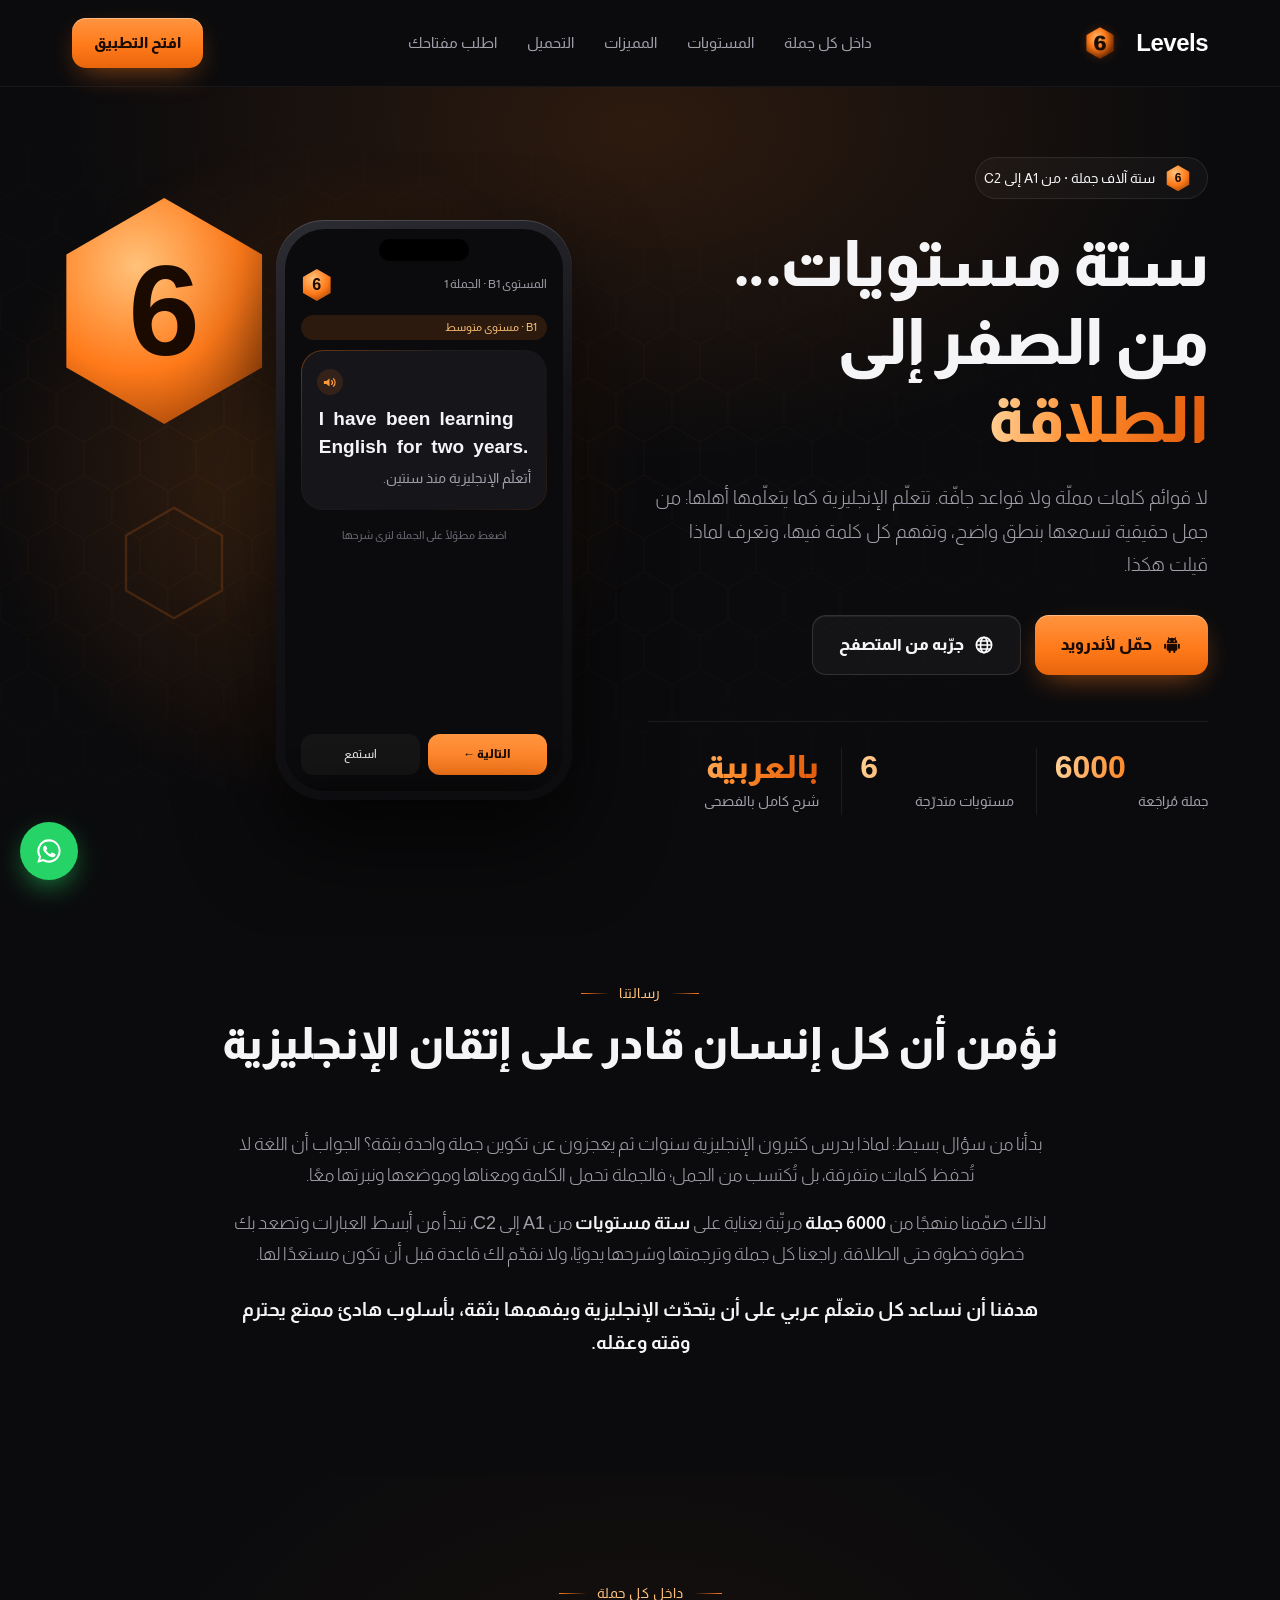
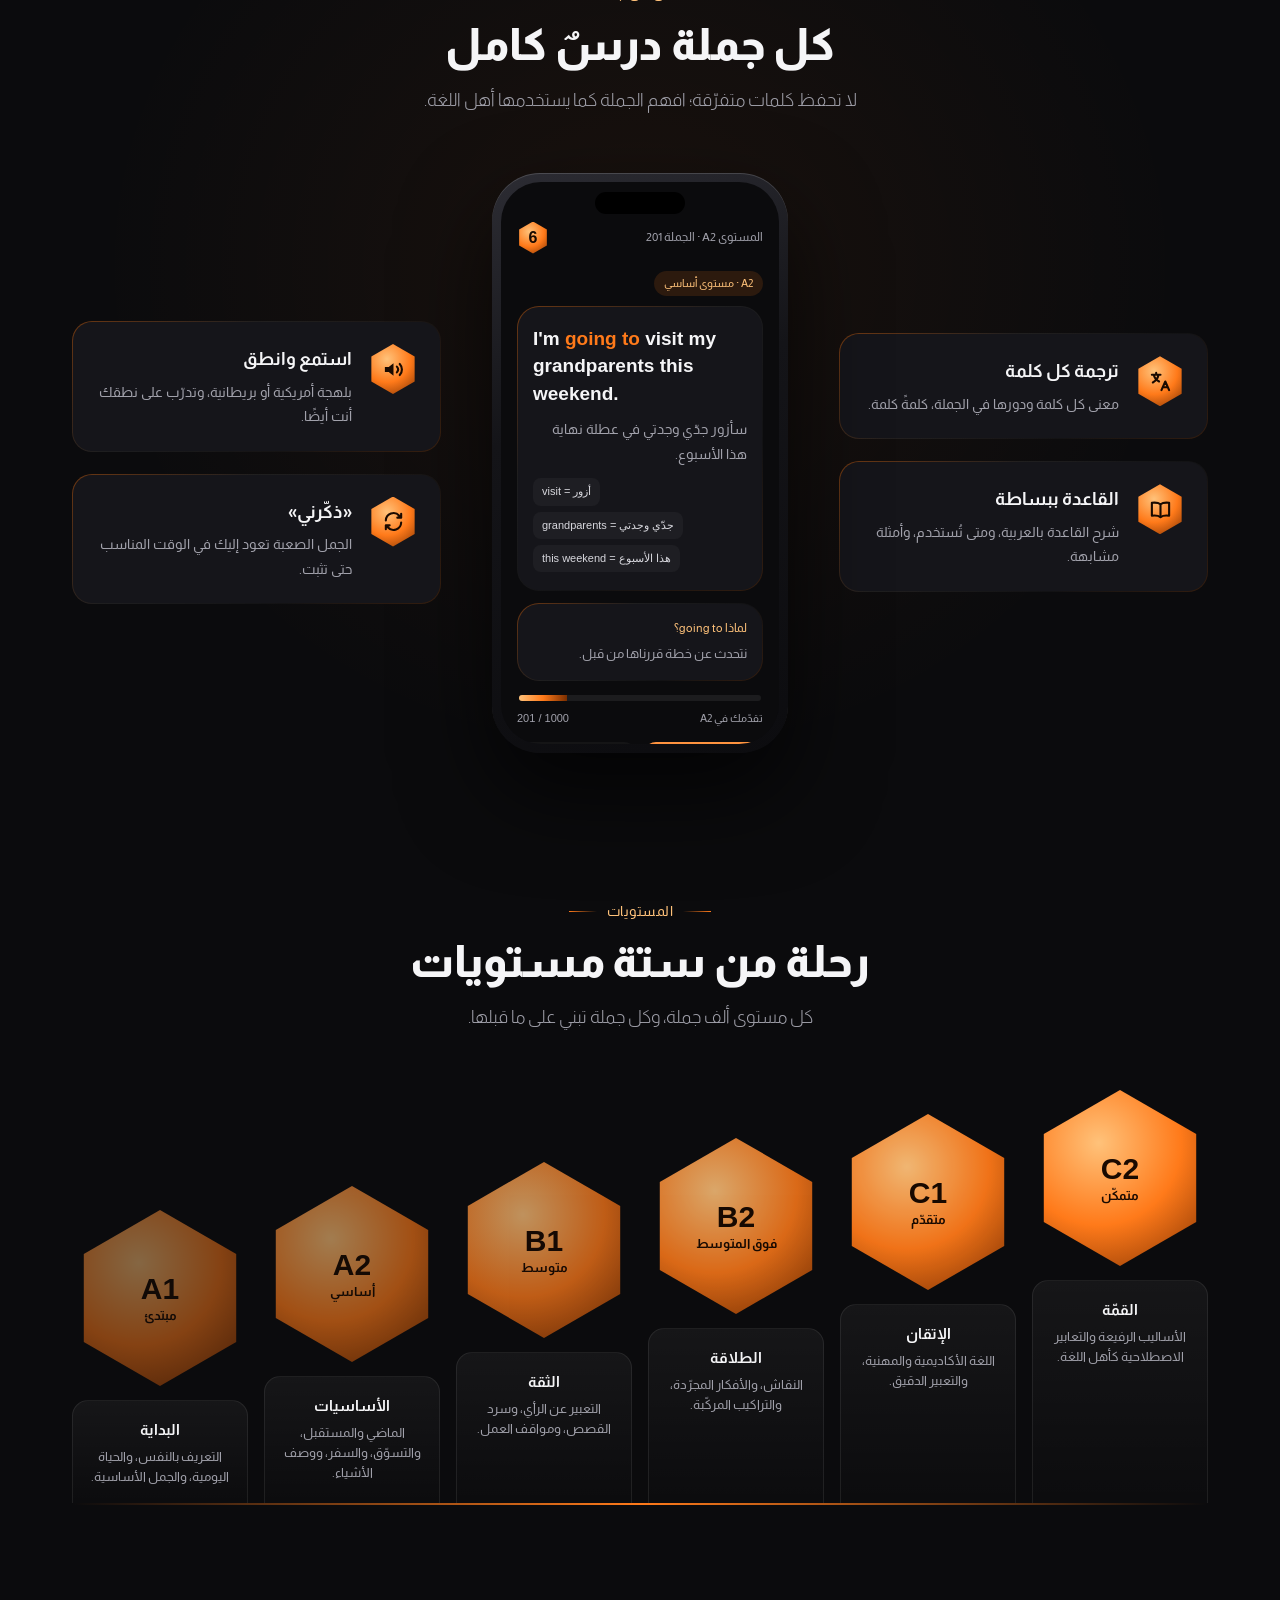
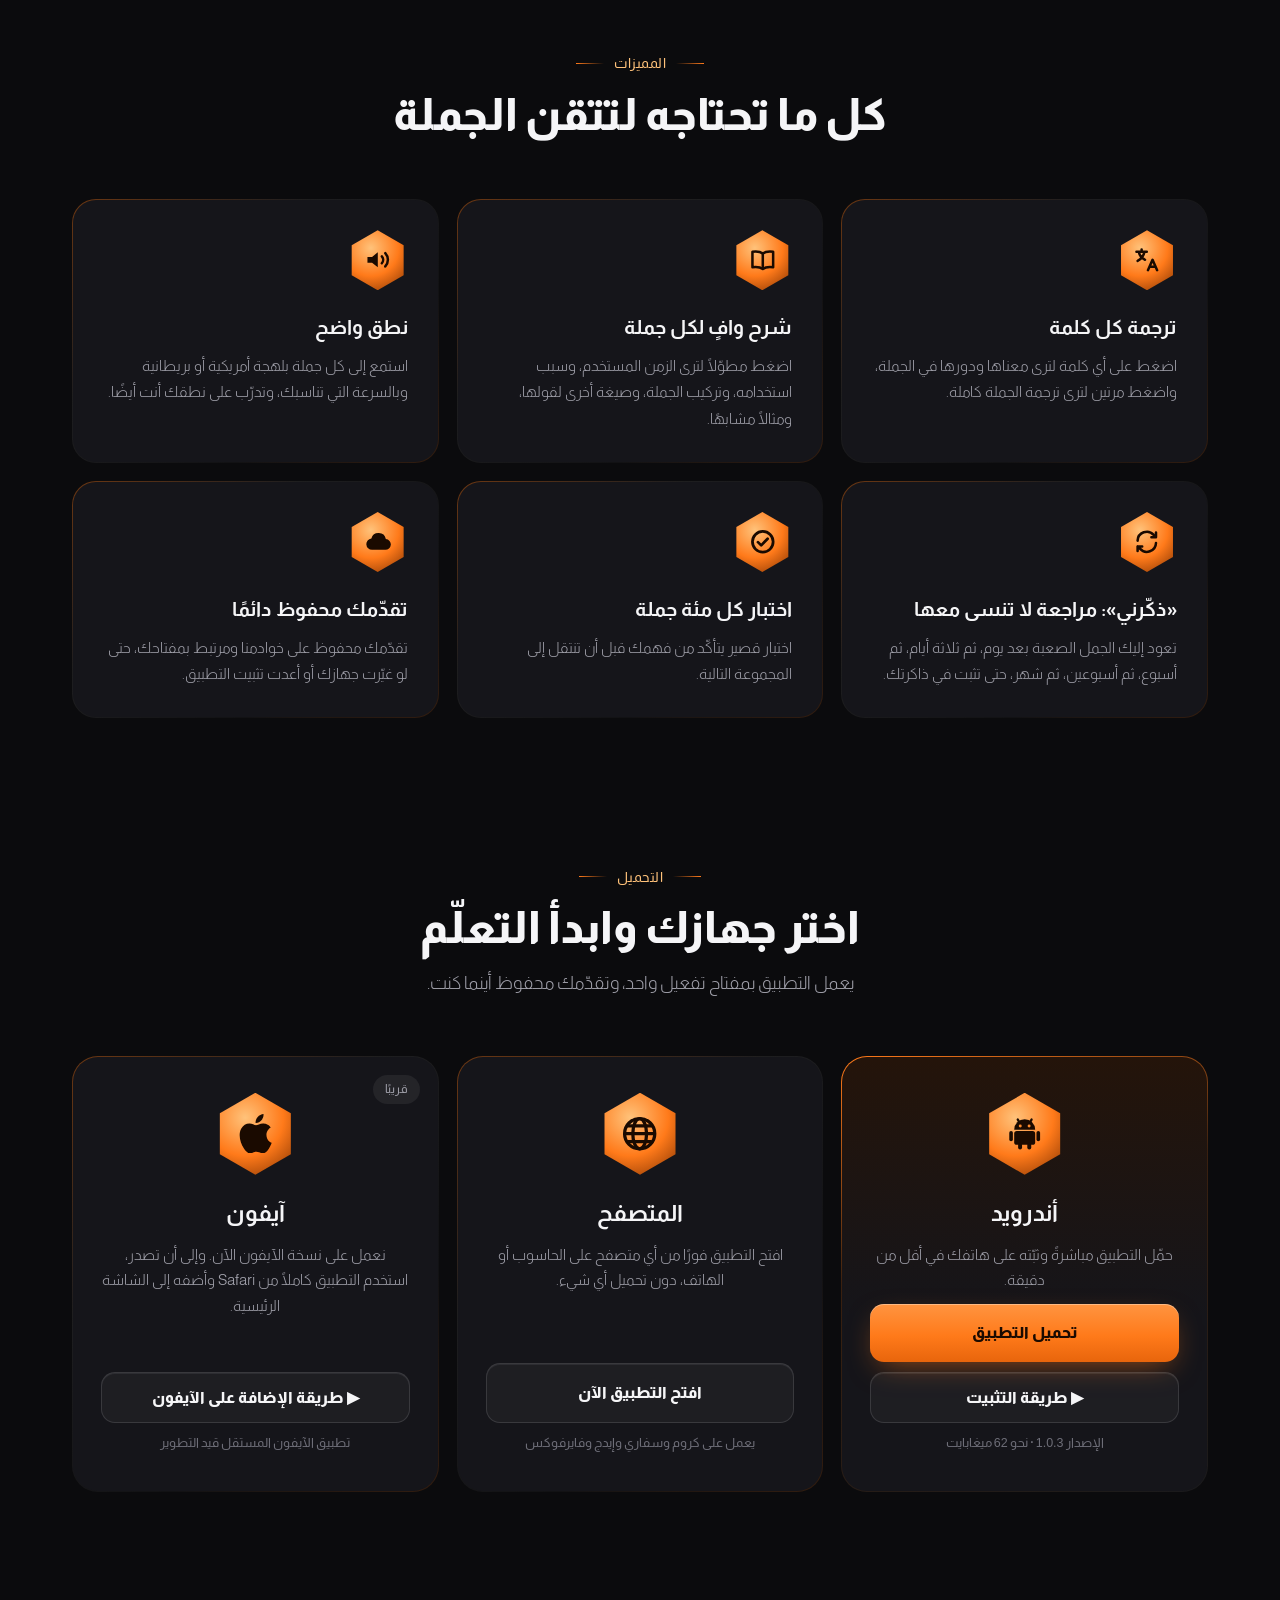
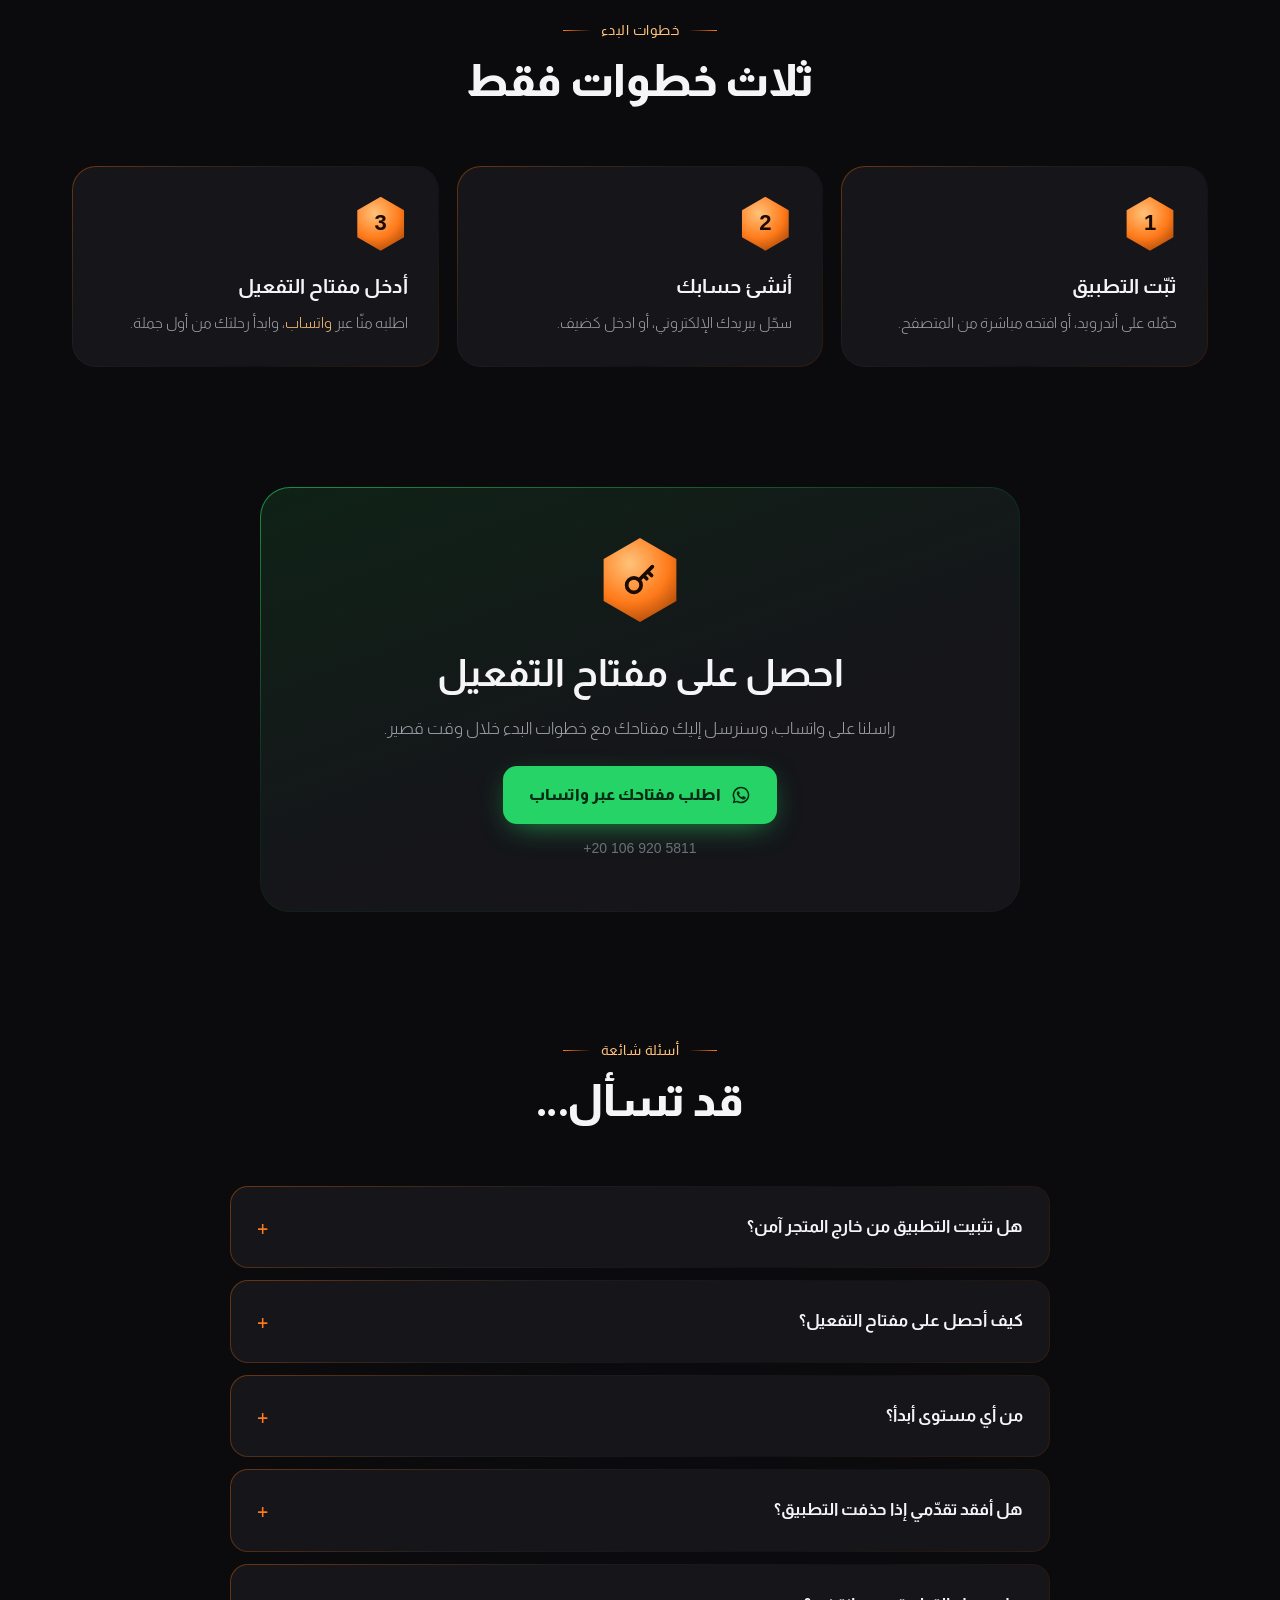
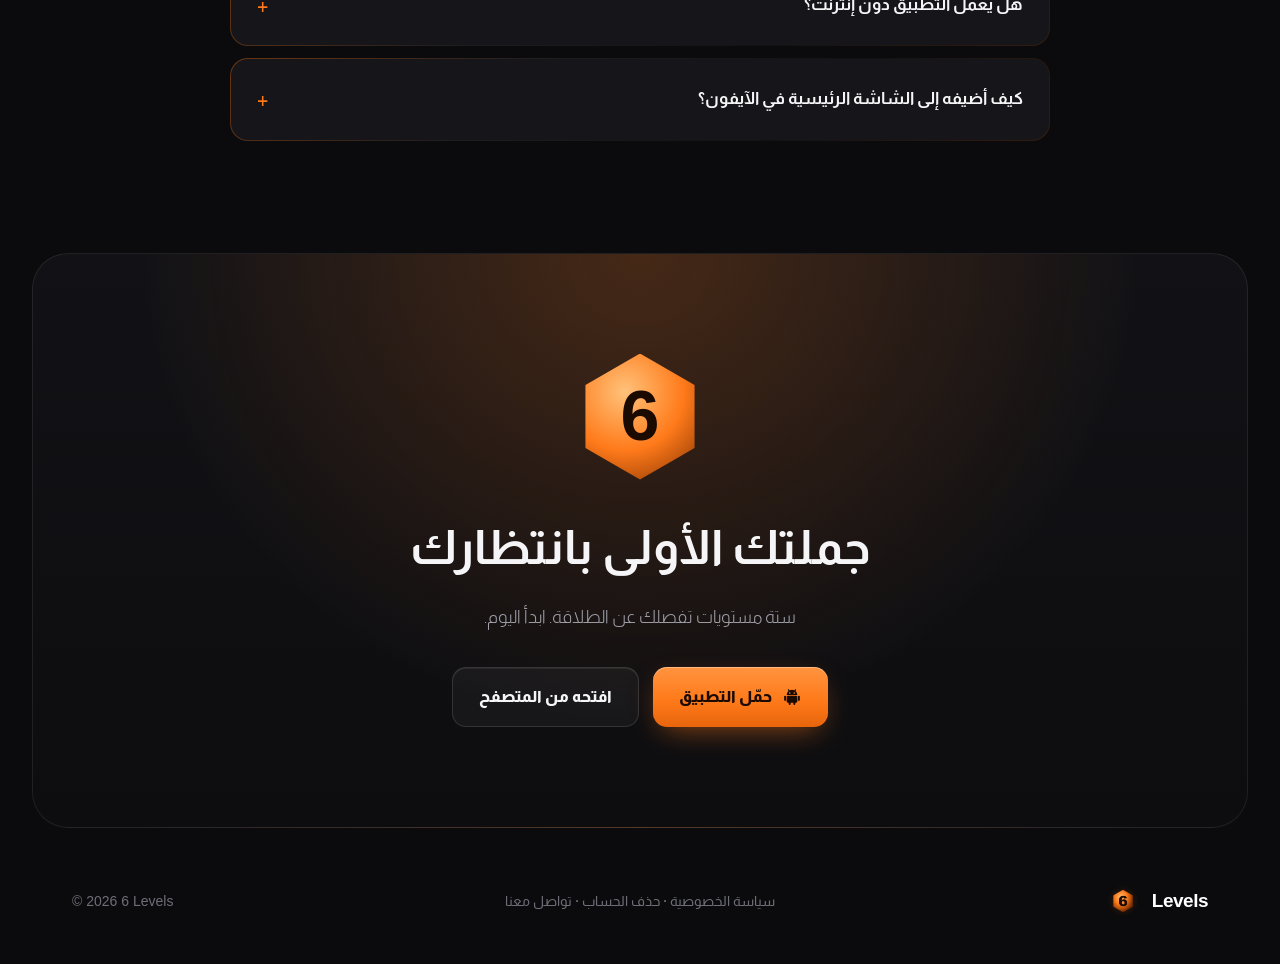
<file: index.html>
<!DOCTYPE html>
<html lang="ar" dir="rtl">
<head>
<meta charset="UTF-8">
<meta name="viewport" content="width=device-width, initial-scale=1.0">
<title>6 Levels | ستة مستويات… من الصفر إلى الطلاقة</title>
<meta name="description" content="6 Levels تطبيق لتعلّم اللغة الإنجليزية عبر 6000 جملة مرتّبة على ستة مستويات من A1 إلى C2، مع ترجمة كل كلمة وشرح كل جملة ونطق واضح.">
<meta name="theme-color" content="#0B0B0D">
<meta property="og:title" content="6 Levels | ستة مستويات… من الصفر إلى الطلاقة">
<meta property="og:description" content="6000 جملة على ستة مستويات، بترجمة كل كلمة وشرح كل جملة ونطق واضح.">
<meta property="og:type" content="website">
<meta property="og:locale" content="ar_AR">
<meta property="og:site_name" content="6 Levels">
<meta property="og:url" content="https://amr98-1.github.io/">
<meta property="og:image" content="https://amr98-1.github.io/assets/og-image.png">
<meta property="og:image:width" content="1200">
<meta property="og:image:height" content="630">
<meta name="twitter:card" content="summary_large_image">
<link rel="icon" type="image/png" href="assets/favicon.png">
<link rel="apple-touch-icon" href="assets/apple-touch-icon.png">
<link rel="preconnect" href="https://fonts.googleapis.com">
<link rel="preconnect" href="https://fonts.gstatic.com" crossorigin>
<link href="https://fonts.googleapis.com/css2?family=Almarai:wght@300;400;700;800&display=swap" rel="stylesheet">
<link rel="stylesheet" href="assets/home.css">
<link rel="stylesheet" href="assets/demo.css">
</head>
<body>
<svg width="0" height="0" style="position:absolute" aria-hidden="true">
<defs>
<symbol id="i-android" viewBox="0 0 24 24"><path fill="currentColor" d="M5.6 9.6a6.4 6.4 0 0 1 12.8 0z"/><path stroke="currentColor" stroke-width="1.4" stroke-linecap="round" d="M7.8 3.4 9 5.4M16.2 3.4 15 5.4"/><circle cx="9.3" cy="7.3" r=".9" fill="#FF8A2A"/><circle cx="14.7" cy="7.3" r=".9" fill="#FF8A2A"/><rect x="5.6" y="10.4" width="12.8" height="8.4" rx="1.6" fill="currentColor"/><rect x="2.6" y="10.4" width="2.2" height="6.2" rx="1.1" fill="currentColor"/><rect x="19.2" y="10.4" width="2.2" height="6.2" rx="1.1" fill="currentColor"/><rect x="8" y="17.6" width="2.4" height="4" rx="1.2" fill="currentColor"/><rect x="13.6" y="17.6" width="2.4" height="4" rx="1.2" fill="currentColor"/></symbol>
<symbol id="i-apple" viewBox="0 0 24 24"><path fill="currentColor" d="M12.152 6.896c-.948 0-2.415-1.078-3.96-1.04-2.04.027-3.91 1.183-4.961 3.014-2.117 3.675-.546 9.103 1.519 12.09 1.013 1.454 2.208 3.09 3.792 3.039 1.52-.065 2.09-.987 3.935-.987 1.831 0 2.35.987 3.96.948 1.637-.026 2.676-1.48 3.676-2.948 1.156-1.688 1.636-3.325 1.662-3.415-.039-.013-3.182-1.221-3.22-4.857-.026-3.04 2.48-4.494 2.597-4.559-1.429-2.09-3.623-2.324-4.39-2.376-2-.156-3.675 1.09-4.61 1.09zM15.53 3.83c.843-1.012 1.4-2.427 1.245-3.83-1.207.052-2.662.805-3.532 1.818-.78.896-1.454 2.338-1.273 3.714 1.338.104 2.715-.688 3.559-1.701"/></symbol>
<symbol id="i-globe" viewBox="0 0 24 24"><g fill="none" stroke="currentColor" stroke-width="2"><circle cx="12" cy="12" r="9.2"/><ellipse cx="12" cy="12" rx="4.2" ry="9.2"/><path d="M3 12h18M4.6 7.2h14.8M4.6 16.8h14.8"/></g></symbol>
<symbol id="i-translate" viewBox="0 0 24 24"><g fill="none" stroke="currentColor" stroke-width="2.2" stroke-linecap="round" stroke-linejoin="round"><path d="M3 5h9M7.5 3v2M5 5c.6 3 2.6 5.6 5.5 7M10 5c-.7 3.4-3 6.4-6 8"/><path d="m13 21 4-9 4 9M14.4 18h5.2"/></g></symbol>
<symbol id="i-book" viewBox="0 0 24 24"><g fill="none" stroke="currentColor" stroke-width="2.2" stroke-linejoin="round"><path d="M12 6.5C10 5 7 4.5 3 5v13.5c4-.5 7 0 9 1.5 2-1.5 5-2 9-1.5V5c-4-.5-7 0-9 1.5z"/><path d="M12 6.5V20"/></g></symbol>
<symbol id="i-sound" viewBox="0 0 24 24"><path fill="currentColor" d="M3 9.5h4l5-4v13l-5-4H3z"/><g fill="none" stroke="currentColor" stroke-width="2.2" stroke-linecap="round"><path d="M15.5 9a4.5 4.5 0 0 1 0 6M18.5 6.2a8.5 8.5 0 0 1 0 11.6"/></g></symbol>
<symbol id="i-repeat" viewBox="0 0 24 24"><g fill="none" stroke="currentColor" stroke-width="2.2" stroke-linecap="round" stroke-linejoin="round"><path d="M4 11a8 8 0 0 1 14-5l2 2M20 4v4h-4M20 13a8 8 0 0 1-14 5l-2-2M4 20v-4h4"/></g></symbol>
<symbol id="i-check" viewBox="0 0 24 24"><g fill="none" stroke="currentColor" stroke-width="2.4" stroke-linecap="round" stroke-linejoin="round"><circle cx="12" cy="12" r="9"/><path d="m7.8 12.3 2.8 2.8 5.6-5.8"/></g></symbol>
<symbol id="i-cloud" viewBox="0 0 24 24"><path fill="currentColor" d="M7 19a5 5 0 0 1-.6-9.96A6.5 6.5 0 0 1 19 9.6 4.7 4.7 0 0 1 18.3 19z"/></symbol>
<symbol id="i-key" viewBox="0 0 24 24"><g fill="none" stroke="currentColor" stroke-width="2.3" stroke-linecap="round" stroke-linejoin="round"><circle cx="8" cy="15" r="4.5"/><path d="m11.2 11.8 8.3-8.3M16.5 6.5l2.5 2.5M14 9l2 2"/></g></symbol>
<symbol id="i-hex" viewBox="0 0 100 100"><path d="M50 4 90 27v46L50 96 10 73V27z" fill="none" stroke="#FF7A1A" stroke-width="2"/></symbol>
<symbol id="i-wa" viewBox="0 0 24 24"><path fill="currentColor" d="M12 2a10 10 0 0 0-8.6 15.1L2 22l5-1.3A10 10 0 1 0 12 2Zm0 18.2a8.2 8.2 0 0 1-4.2-1.2l-.3-.2-3 .8.8-2.9-.2-.3A8.2 8.2 0 1 1 12 20.2Zm4.5-6.1c-.2-.1-1.5-.7-1.7-.8s-.4-.1-.6.1-.7.8-.8 1-.3.2-.5.1a6.7 6.7 0 0 1-3.3-2.9c-.3-.4.3-.4.8-1.4.1-.2 0-.3 0-.5l-.8-1.8c-.2-.5-.4-.4-.6-.4h-.5a1 1 0 0 0-.7.3 3 3 0 0 0-.9 2.2 5.2 5.2 0 0 0 1.1 2.7 11.8 11.8 0 0 0 4.5 4c1.7.7 2.3.8 3.1.6a2.7 2.7 0 0 0 1.8-1.2 2.2 2.2 0 0 0 .2-1.3c-.1-.1-.3-.2-.5-.3Z"/></symbol>
</defs></svg>

<header class="nav"><div class="wrap">
  <a href="#top" class="brand"><img src="assets/logo.png" alt="6 Levels"><b class="en">Levels</b></a>
  <nav class="links">
    <a href="#inside">داخل كل جملة</a>
    <a href="#levels">المستويات</a>
    <a href="#features">المميزات</a>
    <a href="#download">التحميل</a>
    <a href="#key">اطلب مفتاحك</a>
  </nav>
  <a href="app/" class="btn btn-p">افتح التطبيق</a>
</div></header>

<main id="top">

<!-- ============ Hero ============ -->
<section class="hero"><div class="spot"></div><div class="hexbg"></div><div class="wrap">
  <div>
    <span class="pill"><span class="gem">6</span>ستة آلاف جملة · من A1 إلى C2</span>
    <h1>ستة مستويات…<br>من الصفر إلى <span class="grad">الطلاقة</span></h1>
    <p class="lead">لا قوائم كلمات مملّة ولا قواعد جافّة. تتعلّم الإنجليزية كما يتعلّمها أهلها: من جمل حقيقية تسمعها بنطق واضح، وتفهم كل كلمة فيها، وتعرف لماذا قيلت هكذا.</p>
    <div class="ctas"><a href="#download" class="btn btn-p"><svg><use href="#i-android"/></svg>حمّل لأندرويد</a><a href="app/" class="btn btn-s"><svg style="color:#fff"><use href="#i-globe"/></svg>جرّبه من المتصفح</a></div>
    <div class="facts"><div><b class="en grad" data-count="6000">6000</b><span>جملة مُراجَعة</span></div><div><b class="en grad" data-count="6">6</b><span>مستويات متدرّجة</span></div><div><b class="grad" style="font-weight:800">بالعربية</b><span>شرح كامل بالفصحى</span></div></div>
  </div>
  <div class="visual"><div class="halo"></div>
    <div class="big-gem gem">6</div>
    <svg class="ring" aria-hidden="true"><use href="#i-hex"/></svg>
    <div class="phone demo" id="demo"><div class="screen"><div class="notch"></div>
      <div class="ptop"><div class="gem">6</div><span id="dHead">المستوى B1 · الجملة 1</span></div>
      <span class="lvl-tag" id="dTag">B1 · مستوى متوسط</span>
      <div class="scard hair dcard" id="dCard">
        <div class="dplay"><span class="dspk"><svg><use href="#i-sound"/></svg></span><span class="dwave"><i></i><i></i><i></i><i></i></span></div>
        <div class="s-en" id="dEn"></div>
        <div class="s-ar" id="dAr"></div>
      </div>
      <div class="dhint" id="dHint">اضغط مطوّلًا على الجملة لترى شرحها</div>
      <div class="pbtns"><span>التالية ←</span><span>استمع</span></div>
      <div class="dsheet" id="dSheet"><div class="grip"></div><h4>شرح الجملة</h4><div id="dSheetBody"></div></div>
      <div class="finger" id="dFinger"><i class="ringp"></i></div>
    </div></div>
  </div>
</div></section>

<!-- ============ About ============ -->
<section id="about" class="sec" style="padding-top:40px"><div class="wrap">
  <div class="sh"><span class="eyebrow">رسالتنا</span><h2>نؤمن أن كل إنسان قادر على إتقان الإنجليزية</h2></div>
  <div class="about rv">
    <p>بدأنا من سؤال بسيط: لماذا يدرس كثيرون الإنجليزية سنوات ثم يعجزون عن تكوين جملة واحدة بثقة؟ الجواب أن اللغة لا تُحفظ كلمات متفرقة، بل تُكتسب من الجمل؛ فالجملة تحمل الكلمة ومعناها وموضعها ونبرتها معًا.</p>
    <p>لذلك صمّمنا منهجًا من <b>6000 جملة</b> مرتّبة بعناية على <b>ستة مستويات</b> من <span class="num">A1</span> إلى <span class="num">C2</span>، تبدأ من أبسط العبارات وتصعد بك خطوة خطوة حتى الطلاقة. راجعنا كل جملة وترجمتها وشرحها يدويًا، ولا نقدّم لك قاعدة قبل أن تكون مستعدًا لها.</p>
    <p class="mission">هدفنا أن نساعد كل متعلّم عربي على أن يتحدّث الإنجليزية ويفهمها بثقة، بأسلوب هادئ ممتع يحترم وقته وعقله.</p>
  </div>
</div></section>

<!-- ============ Inside a sentence ============ -->
<section id="inside" class="sec inside"><div class="wrap">
  <div class="sh"><span class="eyebrow">داخل كل جملة</span><h2>كل جملة درسٌ كامل</h2><p>لا تحفظ كلمات متفرّقة؛ افهم الجملة كما يستخدمها أهل اللغة.</p></div>
  <div class="anat">
    <div class="callouts">
      <div class="co hair"><div class="gem"><svg><use href="#i-translate"/></svg></div><div><h3>ترجمة كل كلمة</h3><p>معنى كل كلمة ودورها في الجملة، كلمةً كلمة.</p></div></div>
      <div class="co hair"><div class="gem"><svg><use href="#i-book"/></svg></div><div><h3>القاعدة ببساطة</h3><p>شرح القاعدة بالعربية، ومتى تُستخدم، وأمثلة مشابهة.</p></div></div>
    </div>
    <div class="phone"><div class="screen"><div class="notch"></div>
      <div class="ptop"><div class="gem">6</div><span>المستوى A2 · الجملة 201</span></div>
      <span class="lvl-tag">A2 · مستوى أساسي</span>
      <div class="scard hair"><div class="s-en">I'm <u>going to</u> visit my grandparents this weekend.</div><div class="s-ar">سأزور جدّي وجدتي في عطلة نهاية هذا الأسبوع.</div><div class="words"><i>visit = أزور</i><i>grandparents = جدّي وجدتي</i><i>this weekend = هذا الأسبوع</i></div></div>
      <div class="scard hair" style="padding:14px 15px"><div class="rule-t">لماذا going to؟</div><div class="rule-d">نتحدث عن خطة قررناها من قبل.</div></div>
      <div class="pbar"><i style="width:20%"></i></div>
      <div class="prow"><span>تقدّمك في A2</span><span class="num">201 / 1000</span></div>
      <div class="pbtns"><span>التالية ←</span><span>ذكّرني</span></div>
    </div></div>
    <div class="callouts">
      <div class="co hair"><div class="gem"><svg><use href="#i-sound"/></svg></div><div><h3>استمع وانطق</h3><p>بلهجة أمريكية أو بريطانية، وتدرّب على نطقك أنت أيضًا.</p></div></div>
      <div class="co hair"><div class="gem"><svg><use href="#i-repeat"/></svg></div><div><h3>«ذكّرني»</h3><p>الجمل الصعبة تعود إليك في الوقت المناسب حتى تثبت.</p></div></div>
    </div>
  </div>
</div></section>

<!-- ============ Levels ============ -->
<section id="levels" class="sec" style="padding-top:40px"><div class="wrap">
  <div class="sh"><span class="eyebrow">المستويات</span><h2>رحلة من ستة مستويات</h2><p>كل مستوى ألف جملة، وكل جملة تبني على ما قبلها.</p></div>
  <div class="steps">
    <div class="step s1"><div class="gem">A1<small>مبتدئ</small></div><div class="bar"><b>البداية</b><span>التعريف بالنفس، والحياة اليومية، والجمل الأساسية.</span></div></div>
    <div class="step s2"><div class="gem">A2<small>أساسي</small></div><div class="bar"><b>الأساسيات</b><span>الماضي والمستقبل، والتسوّق، والسفر، ووصف الأشياء.</span></div></div>
    <div class="step s3"><div class="gem">B1<small>متوسط</small></div><div class="bar"><b>الثقة</b><span>التعبير عن الرأي، وسرد القصص، ومواقف العمل.</span></div></div>
    <div class="step s4"><div class="gem">B2<small>فوق المتوسط</small></div><div class="bar"><b>الطلاقة</b><span>النقاش، والأفكار المجرّدة، والتراكيب المركّبة.</span></div></div>
    <div class="step s5"><div class="gem">C1<small>متقدّم</small></div><div class="bar"><b>الإتقان</b><span>اللغة الأكاديمية والمهنية، والتعبير الدقيق.</span></div></div>
    <div class="step s6"><div class="gem">C2<small>متمكّن</small></div><div class="bar"><b>القمّة</b><span>الأساليب الرفيعة والتعابير الاصطلاحية كأهل اللغة.</span></div></div>
  </div><div class="baseline"></div>
</div></section>

<!-- ============ Features ============ -->
<section id="features" class="sec" style="padding-top:40px"><div class="wrap">
  <div class="sh"><span class="eyebrow">المميزات</span><h2>كل ما تحتاجه لتتقن الجملة</h2></div>
  <div class="feats">
    <article class="feat hair"><div class="gem"><svg><use href="#i-translate"/></svg></div><h3>ترجمة كل كلمة</h3><p>اضغط على أي كلمة لترى معناها ودورها في الجملة، واضغط مرتين لترى ترجمة الجملة كاملة.</p></article>
    <article class="feat hair"><div class="gem"><svg><use href="#i-book"/></svg></div><h3>شرح وافٍ لكل جملة</h3><p>اضغط مطوّلًا لترى الزمن المستخدم، وسبب استخدامه، وتركيب الجملة، وصيغة أخرى لقولها، ومثالًا مشابهًا.</p></article>
    <article class="feat hair"><div class="gem"><svg><use href="#i-sound"/></svg></div><h3>نطق واضح</h3><p>استمع إلى كل جملة بلهجة أمريكية أو بريطانية وبالسرعة التي تناسبك، وتدرّب على نطقك أنت أيضًا.</p></article>
    <article class="feat hair"><div class="gem"><svg><use href="#i-repeat"/></svg></div><h3>«ذكّرني»: مراجعة لا تنسى معها</h3><p>تعود إليك الجمل الصعبة بعد يوم، ثم ثلاثة أيام، ثم أسبوع، ثم أسبوعين، ثم شهر، حتى تثبت في ذاكرتك.</p></article>
    <article class="feat hair"><div class="gem"><svg><use href="#i-check"/></svg></div><h3>اختبار كل مئة جملة</h3><p>اختبار قصير يتأكّد من فهمك قبل أن تنتقل إلى المجموعة التالية.</p></article>
    <article class="feat hair"><div class="gem"><svg><use href="#i-cloud"/></svg></div><h3>تقدّمك محفوظ دائمًا</h3><p>تقدّمك محفوظ على خوادمنا ومرتبط بمفتاحك، حتى لو غيّرت جهازك أو أعدت تثبيت التطبيق.</p></article>
  </div>
</div></section>

<!-- ============ Download ============ -->
<section id="download" class="sec" style="padding-top:40px"><div class="wrap">
  <div class="sh"><span class="eyebrow">التحميل</span><h2>اختر جهازك وابدأ التعلّم</h2><p>يعمل التطبيق بمفتاح تفعيل واحد، وتقدّمك محفوظ أينما كنت.</p></div>
  <div class="dl">
    <div class="d main">
      <div class="gem"><svg><use href="#i-android"/></svg></div>
      <h3>أندرويد</h3>
      <p>حمّل التطبيق مباشرةً وثبّته على هاتفك في أقل من دقيقة.</p>
      <a class="btn btn-p full" id="apkBtn" href="downloads/Fluent.apk" download="6-Levels.apk">تحميل التطبيق</a>
      <button class="btn btn-s full" id="howBtn" type="button">▶ طريقة التثبيت</button>
      <small class="meta">الإصدار <span class="num">1.0.3</span> · نحو <span class="num">62</span> ميغابايت</small>
    </div>
    <div class="d hair">
      <div class="gem"><svg><use href="#i-globe"/></svg></div>
      <h3>المتصفح</h3>
      <p>افتح التطبيق فورًا من أي متصفح على الحاسوب أو الهاتف، دون تحميل أي شيء.</p>
      <a class="btn btn-s full" href="app/">افتح التطبيق الآن</a>
      <small class="meta">يعمل على كروم وسفاري وإيدج وفايرفوكس</small>
    </div>
    <div class="d hair">
      <span class="badge">قريبًا</span>
      <div class="gem"><svg><use href="#i-apple"/></svg></div>
      <h3>آيفون</h3>
      <p>نعمل على نسخة الآيفون الآن. وإلى أن تصدر، استخدم التطبيق كاملًا من Safari وأضفه إلى الشاشة الرئيسية.</p>
      <button class="btn btn-s full" id="howIosBtn" type="button">▶ طريقة الإضافة على الآيفون</button>
      <small class="meta">تطبيق الآيفون المستقل قيد التطوير</small>
    </div>
  </div>
</div></section>

<!-- ============ How to start ============ -->
<section class="sec" style="padding-top:20px"><div class="wrap">
  <div class="sh"><span class="eyebrow">خطوات البدء</span><h2>ثلاث خطوات فقط</h2></div>
  <div class="how">
    <div class="hw hair"><div class="gem">1</div><h3>ثبّت التطبيق</h3><p>حمّله على أندرويد، أو افتحه مباشرة من المتصفح.</p></div>
    <div class="hw hair"><div class="gem">2</div><h3>أنشئ حسابك</h3><p>سجّل ببريدك الإلكتروني، أو ادخل كضيف.</p></div>
    <div class="hw hair"><div class="gem">3</div><h3>أدخل مفتاح التفعيل</h3><p>اطلبه منّا عبر <a href="#key">واتساب</a>، وابدأ رحلتك من أول جملة.</p></div>
  </div>
</div></section>

<!-- ============ Get a key ============ -->
<section id="key" class="sec" style="padding-top:20px"><div class="wrap">
  <div class="keybox rv">
    <div class="gem"><svg><use href="#i-key"/></svg></div>
    <h2>احصل على مفتاح التفعيل</h2>
    <p>راسلنا على واتساب، وسنرسل إليك مفتاحك مع خطوات البدء خلال وقت قصير.</p>
    <a class="btn btn-wa" data-wa href="https://wa.me/201069205811" target="_blank" rel="noopener"><svg><use href="#i-wa"/></svg>اطلب مفتاحك عبر واتساب</a>
    <small class="num">+20 106 920 5811</small>
  </div>
</div></section>

<!-- ============ FAQ ============ -->
<section id="faq" class="sec" style="padding-top:20px"><div class="wrap">
  <div class="sh"><span class="eyebrow">أسئلة شائعة</span><h2>قد تسأل…</h2></div>
  <div class="faq">
    <details class="hair"><summary>هل تثبيت التطبيق من خارج المتجر آمن؟</summary><p>نعم. الملف صادر عنّا مباشرةً وموقَّع بتوقيعنا الرسمي، ولا يطلب الوصول إلى صورك أو جهات اتصالك أو أي بيانات خاصة على هاتفك. يطلب منك أندرويد السماح بالتثبيت مرة واحدة فقط لأن التطبيق لم يُحمَّل من متجر Google Play.</p></details>
    <details class="hair"><summary>كيف أحصل على مفتاح التفعيل؟</summary><p>راسلنا على واتساب من زر «اطلب مفتاحك عبر واتساب» في هذه الصفحة، وسنرسل إليك المفتاح بعد الاشتراك. ويُفعَّل المفتاح على جهاز واحد للمدة المتفق عليها.</p></details>
    <details class="hair"><summary>من أي مستوى أبدأ؟</summary><p>خذ اختبار تحديد المستوى داخل التطبيق، وسيقترح عليك المستوى المناسب. وإن كنت تبدأ من الصفر، فالمستوى الأول يبدأ من أبسط الجمل ولا يفترض أي معرفة سابقة.</p></details>
    <details class="hair"><summary>هل أفقد تقدّمي إذا حذفت التطبيق؟</summary><p>لا. تقدّمك محفوظ على خوادمنا ومرتبط بمفتاحك، فإذا أعدت التثبيت ولو بعد سنة وجدت كل شيء كما تركته.</p></details>
    <details class="hair"><summary>هل يعمل التطبيق دون إنترنت؟</summary><p>يحتاج التطبيق إلى الإنترنت ليحمّل الجمل أول مرة ويحفظ تقدّمك، ويمكنك مراجعة ما حمّلته مؤخرًا دون اتصال، ويُحفظ تقدّمك تلقائيًا عند عودة الإنترنت.</p></details>
    <details class="hair"><summary>كيف أضيفه إلى الشاشة الرئيسية في الآيفون؟</summary><p>افتح الموقع في Safari، ثم اضغط زر المشاركة، واختر «إضافة إلى الشاشة الرئيسية». ستظهر أيقونة التطبيق، ويفتح بشاشة كاملة.</p></details>
  </div>
</div></section>

<!-- ============ Final CTA ============ -->
<div class="final rv"><div class="gem">6</div><h2>جملتك الأولى بانتظارك</h2><p>ستة مستويات تفصلك عن الطلاقة. ابدأ اليوم.</p>
  <div class="ctas"><a href="#download" class="btn btn-p"><svg><use href="#i-android"/></svg>حمّل التطبيق</a><a href="app/" class="btn btn-s">افتحه من المتصفح</a></div></div>

</main>

<footer class="foot"><div class="wrap">
  <a href="#top" class="brand"><img src="assets/logo.png" alt=""><b class="en">Levels</b></a>
  <span><a href="privacy.html">سياسة الخصوصية</a> · <a href="delete-account.html">حذف الحساب</a> · <a data-wa href="https://wa.me/201069205811" target="_blank" rel="noopener">تواصل معنا</a></span>
  <span class="num">© <span id="yr">2026</span> 6 Levels</span>
</div></footer>

<a class="wa-float" data-wa href="https://wa.me/201069205811" target="_blank" rel="noopener" aria-label="راسلنا على واتساب"><svg width="28" height="28"><use href="#i-wa"/></svg></a>

<!-- install guide (Android / iPhone) -->
<div class="modal" id="howModal" hidden>
  <div class="modal-box" role="dialog" aria-modal="true" aria-labelledby="howTitle">
    <button class="x" id="howClose" type="button" aria-label="إغلاق">✕</button>
    <h3 id="howTitle"></h3>
    <div id="howStage"></div>
  </div>
</div>

<script src="assets/site.js"></script>
<script src="assets/home.js"></script>
<script src="assets/demo.js"></script>
</body>
</html>
</file>
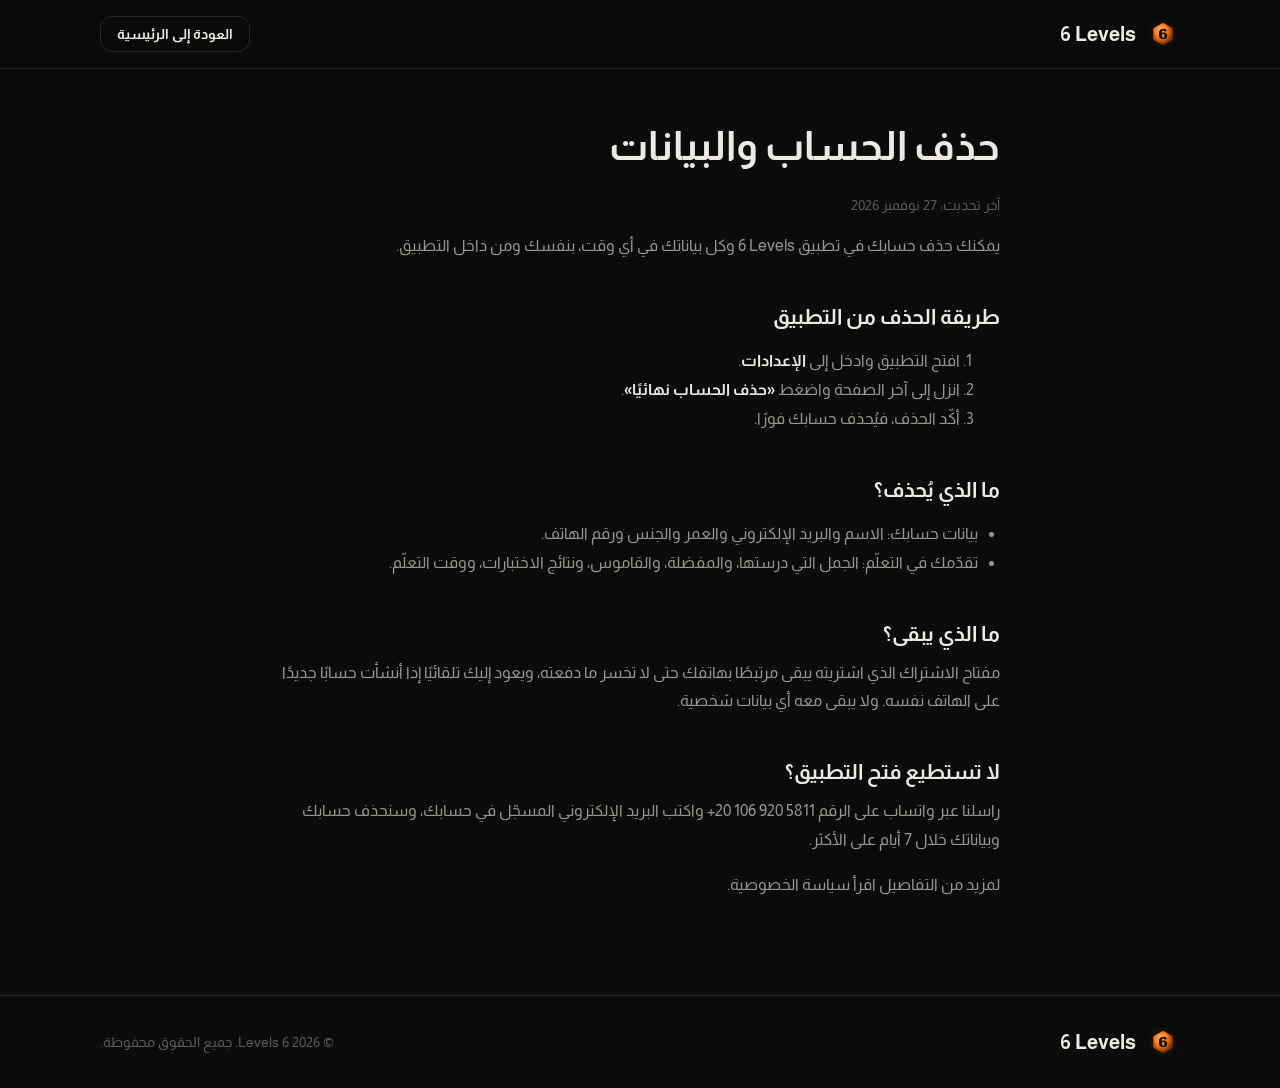
<file: delete-account.html>
<!DOCTYPE html>
<html lang="ar" dir="rtl">
<head>
<meta charset="UTF-8">
<meta name="viewport" content="width=device-width, initial-scale=1.0">
<title>حذف الحساب | 6 Levels</title>
<meta name="description" content="طريقة حذف حسابك وبياناتك من تطبيق 6 Levels.">
<meta name="theme-color" content="#0B0B0C">
<link rel="icon" type="image/png" href="assets/favicon.png">
<link rel="preconnect" href="https://fonts.googleapis.com">
<link rel="preconnect" href="https://fonts.gstatic.com" crossorigin>
<link href="https://fonts.googleapis.com/css2?family=Almarai:wght@300;400;700;800&display=swap" rel="stylesheet">
<link rel="stylesheet" href="assets/style.css">
<style>
  .doc{padding:50px 0 80px}
  .doc h1{font-size:clamp(28px,5vw,40px)}
  .doc h2{font-size:21px;margin-top:2em}
  .doc p,.doc li{color:var(--text2);font-size:16px}
  .doc ul{padding-inline-start:22px}
  .doc .upd{color:var(--text3);font-size:14px}
</style>
</head>
<body>
<header class="nav scrolled">
  <div class="wrap nav-in">
    <a href="./" class="brand"><img src="assets/logo.png" alt=""><span class="en">6 Levels</span></a>
    <a href="./" class="btn btn-sm btn-ghost" style="margin-inline-start:auto">العودة إلى الرئيسية</a>
  </div>
</header>
<main class="doc"><div class="wrap" style="max-width:760px">
<h1>حذف الحساب والبيانات</h1>
<p class="upd">آخر تحديث: 27 نوفمبر 2026</p>
<p>يمكنك حذف حسابك في تطبيق <span class="en">6 Levels</span> وكل بياناتك في أي وقت، بنفسك ومن داخل التطبيق.</p>
<h2>طريقة الحذف من التطبيق</h2>
<ol>
<li>افتح التطبيق وادخل إلى <b>الإعدادات</b>.</li>
<li>انزل إلى آخر الصفحة واضغط <b>«حذف الحساب نهائيًا»</b>.</li>
<li>أكّد الحذف، فيُحذف حسابك فورًا.</li>
</ol>
<h2>ما الذي يُحذف؟</h2>
<ul>
<li>بيانات حسابك: الاسم والبريد الإلكتروني والعمر والجنس ورقم الهاتف.</li>
<li>تقدّمك في التعلّم: الجمل التي درستها، والمفضلة، والقاموس، ونتائج الاختبارات، ووقت التعلّم.</li>
</ul>
<h2>ما الذي يبقى؟</h2>
<p>مفتاح الاشتراك الذي اشتريته يبقى مرتبطًا بهاتفك حتى لا تخسر ما دفعته، ويعود إليك تلقائيًا إذا أنشأت حسابًا جديدًا على الهاتف نفسه. ولا يبقى معه أي بيانات شخصية.</p>
<h2>لا تستطيع فتح التطبيق؟</h2>
<p>راسلنا عبر واتساب على الرقم <span class="en" dir="ltr">+20 106 920 5811</span> واكتب البريد الإلكتروني المسجّل في حسابك، وسنحذف حسابك وبياناتك خلال 7 أيام على الأكثر.</p>
<p>لمزيد من التفاصيل اقرأ <a href="privacy.html">سياسة الخصوصية</a>.</p>
</div></main>
<footer class="foot">
  <div class="wrap foot-in">
    <a href="./" class="brand"><img src="assets/logo.png" alt=""><span class="en">6 Levels</span></a>
    <p>© <span class="en">2026</span> 6 Levels. جميع الحقوق محفوظة.</p>
  </div>
</footer>
</body>
</html>
</file>
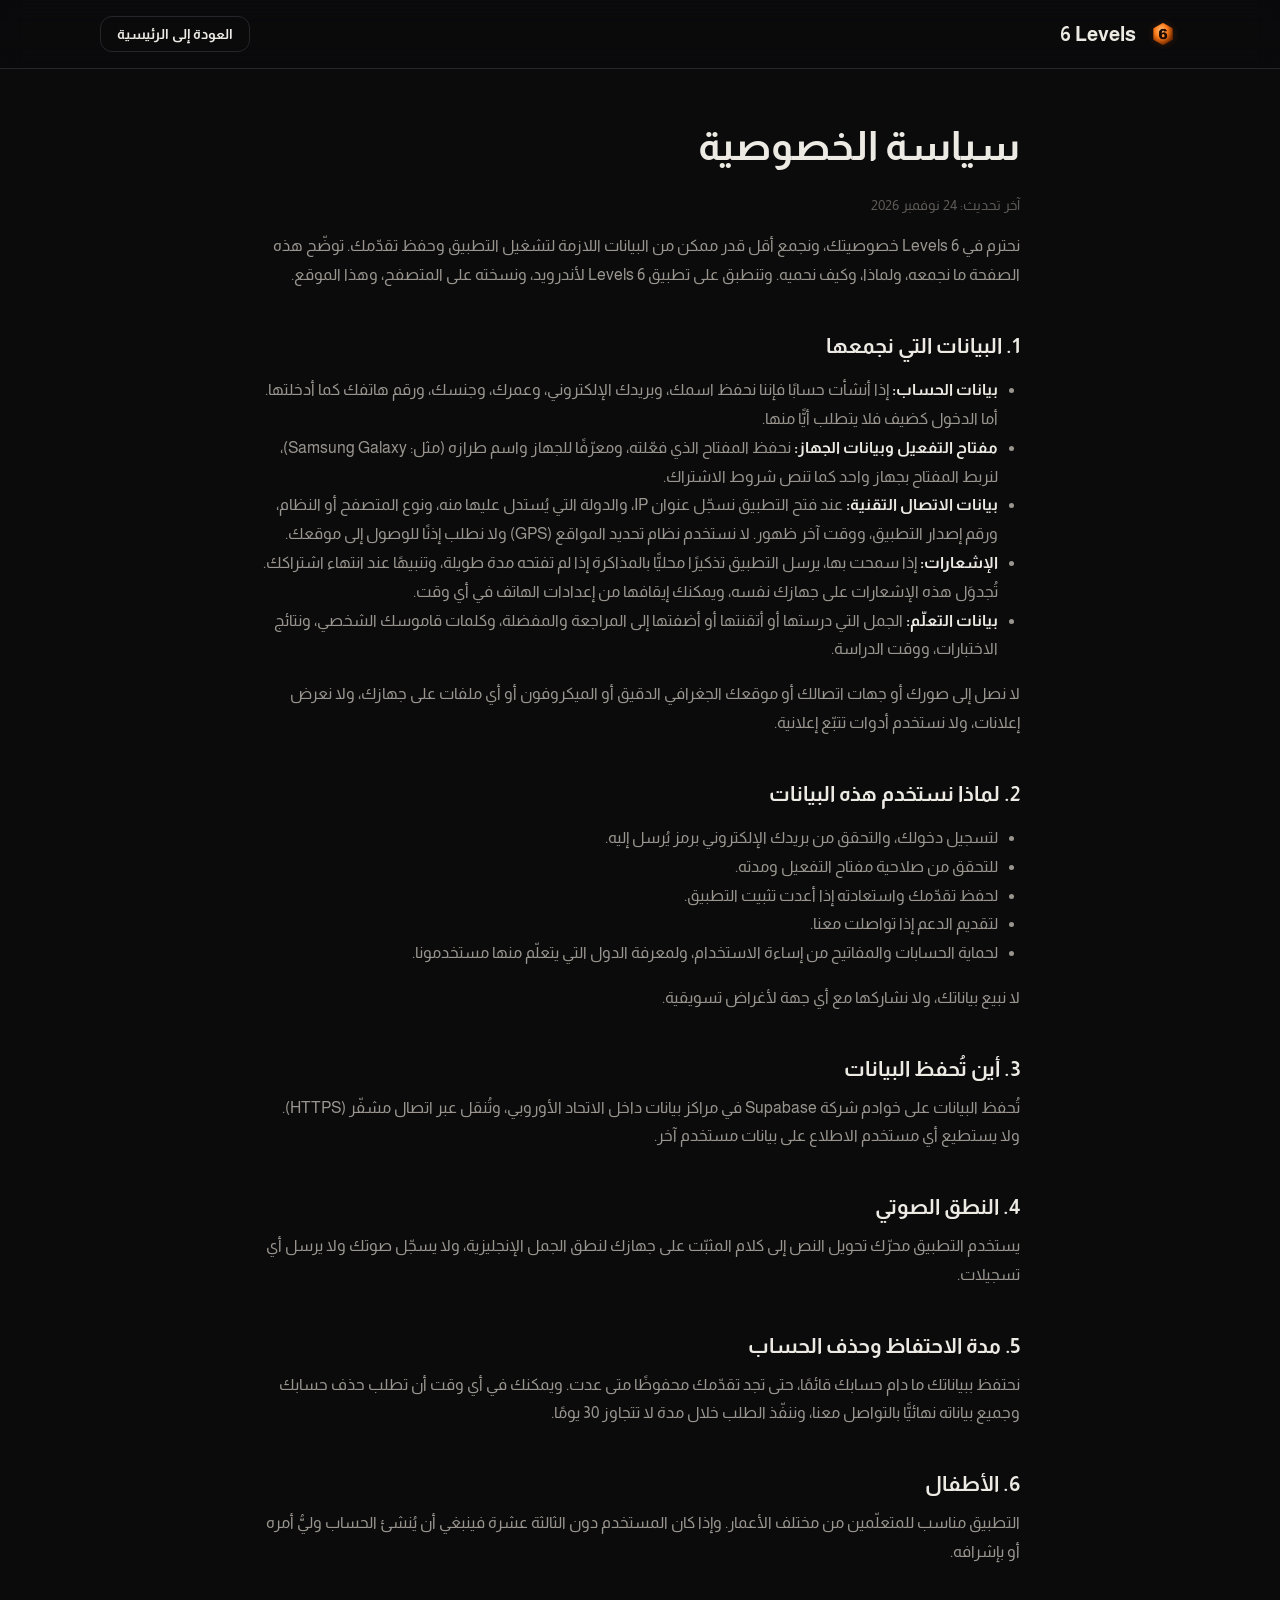
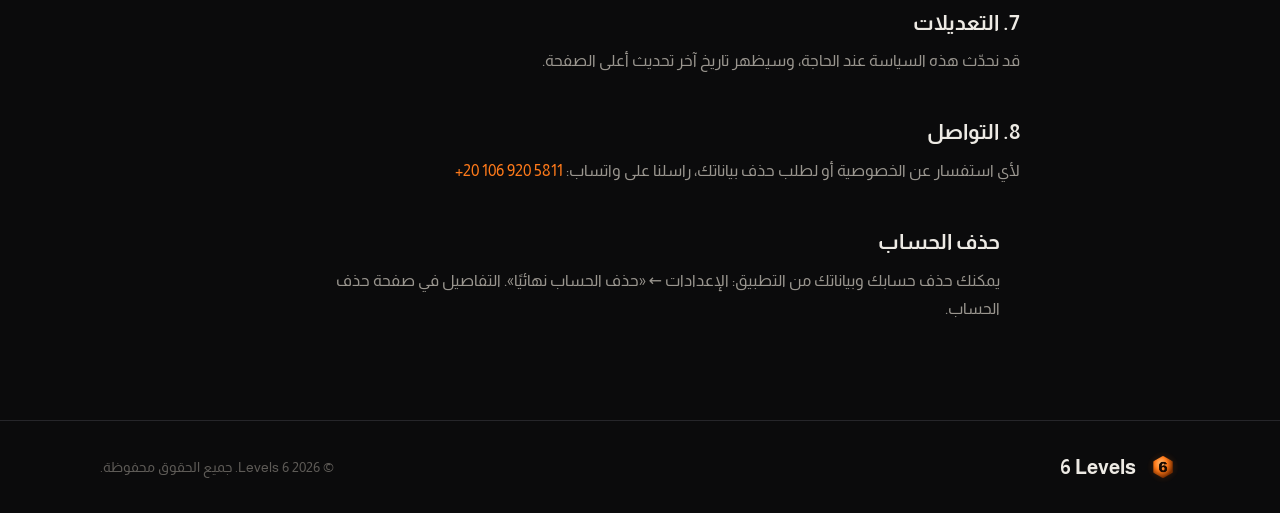
<file: privacy.html>
<!DOCTYPE html>
<html lang="ar" dir="rtl">
<head>
<meta charset="UTF-8">
<meta name="viewport" content="width=device-width, initial-scale=1.0">
<title>سياسة الخصوصية | 6 Levels</title>
<meta name="description" content="سياسة الخصوصية لتطبيق 6 Levels لتعلّم اللغة الإنجليزية.">
<meta name="theme-color" content="#0B0B0C">
<link rel="icon" type="image/png" href="assets/favicon.png">
<link rel="preconnect" href="https://fonts.googleapis.com">
<link rel="preconnect" href="https://fonts.gstatic.com" crossorigin>
<link href="https://fonts.googleapis.com/css2?family=Almarai:wght@300;400;700;800&display=swap" rel="stylesheet">
<link rel="stylesheet" href="assets/style.css">
<style>
  .doc{padding:50px 0 80px}
  .doc h1{font-size:clamp(28px,5vw,40px)}
  .doc h2{font-size:21px;margin-top:2em}
  .doc p,.doc li{color:var(--text2);font-size:16px}
  .doc ul{padding-inline-start:22px}
  .doc .upd{color:var(--text3);font-size:14px}
</style>
</head>
<body>
<header class="nav scrolled">
  <div class="wrap nav-in">
    <a href="./" class="brand"><img src="assets/logo.png" alt=""><span class="en">6 Levels</span></a>
    <a href="./" class="btn btn-sm btn-ghost" style="margin-inline-start:auto">العودة إلى الرئيسية</a>
  </div>
</header>

<main class="wrap narrow doc">
  <h1>سياسة الخصوصية</h1>
  <p class="upd">آخر تحديث: 24 نوفمبر 2026</p>

  <p>نحترم في 6 Levels خصوصيتك، ونجمع أقل قدر ممكن من البيانات اللازمة لتشغيل التطبيق وحفظ تقدّمك. توضّح هذه الصفحة ما نجمعه، ولماذا، وكيف نحميه. وتنطبق على تطبيق 6 Levels لأندرويد، ونسخته على المتصفح، وهذا الموقع.</p>

  <h2>1. البيانات التي نجمعها</h2>
  <ul>
    <li><b>بيانات الحساب:</b> إذا أنشأت حسابًا فإننا نحفظ اسمك، وبريدك الإلكتروني، وعمرك، وجنسك، ورقم هاتفك كما أدخلتها. أما الدخول كضيف فلا يتطلب أيًّا منها.</li>
    <li><b>مفتاح التفعيل وبيانات الجهاز:</b> نحفظ المفتاح الذي فعّلته، ومعرّفًا للجهاز واسم طرازه (مثل: Samsung Galaxy)، لنربط المفتاح بجهاز واحد كما تنص شروط الاشتراك.</li>
    <li><b>بيانات الاتصال التقنية:</b> عند فتح التطبيق نسجّل عنوان IP، والدولة التي يُستدل عليها منه، ونوع المتصفح أو النظام، ورقم إصدار التطبيق، ووقت آخر ظهور. لا نستخدم نظام تحديد المواقع (GPS) ولا نطلب إذنًا للوصول إلى موقعك.</li>
    <li><b>الإشعارات:</b> إذا سمحت بها، يرسل التطبيق تذكيرًا محليًّا بالمذاكرة إذا لم تفتحه مدة طويلة، وتنبيهًا عند انتهاء اشتراكك. تُجدوَل هذه الإشعارات على جهازك نفسه، ويمكنك إيقافها من إعدادات الهاتف في أي وقت.</li>
    <li><b>بيانات التعلّم:</b> الجمل التي درستها أو أتقنتها أو أضفتها إلى المراجعة والمفضلة، وكلمات قاموسك الشخصي، ونتائج الاختبارات، ووقت الدراسة.</li>
  </ul>
  <p>لا نصل إلى صورك أو جهات اتصالك أو موقعك الجغرافي الدقيق أو الميكروفون أو أي ملفات على جهازك، ولا نعرض إعلانات، ولا نستخدم أدوات تتبّع إعلانية.</p>

  <h2>2. لماذا نستخدم هذه البيانات</h2>
  <ul>
    <li>لتسجيل دخولك، والتحقق من بريدك الإلكتروني برمز يُرسل إليه.</li>
    <li>للتحقق من صلاحية مفتاح التفعيل ومدته.</li>
    <li>لحفظ تقدّمك واستعادته إذا أعدت تثبيت التطبيق.</li>
    <li>لتقديم الدعم إذا تواصلت معنا.</li>
    <li>لحماية الحسابات والمفاتيح من إساءة الاستخدام، ولمعرفة الدول التي يتعلّم منها مستخدمونا.</li>
  </ul>
  <p>لا نبيع بياناتك، ولا نشاركها مع أي جهة لأغراض تسويقية.</p>

  <h2>3. أين تُحفظ البيانات</h2>
  <p>تُحفظ البيانات على خوادم شركة <span class="en">Supabase</span> في مراكز بيانات داخل الاتحاد الأوروبي، وتُنقل عبر اتصال مشفّر <span class="en">(HTTPS)</span>. ولا يستطيع أي مستخدم الاطلاع على بيانات مستخدم آخر.</p>

  <h2>4. النطق الصوتي</h2>
  <p>يستخدم التطبيق محرّك تحويل النص إلى كلام المثبّت على جهازك لنطق الجمل الإنجليزية، ولا يسجّل صوتك ولا يرسل أي تسجيلات.</p>

  <h2>5. مدة الاحتفاظ وحذف الحساب</h2>
  <p>نحتفظ ببياناتك ما دام حسابك قائمًا، حتى تجد تقدّمك محفوظًا متى عدت. ويمكنك في أي وقت أن تطلب حذف حسابك وجميع بياناته نهائيًّا بالتواصل معنا، وننفّذ الطلب خلال مدة لا تتجاوز 30 يومًا.</p>

  <h2>6. الأطفال</h2>
  <p>التطبيق مناسب للمتعلّمين من مختلف الأعمار. وإذا كان المستخدم دون الثالثة عشرة فينبغي أن يُنشئ الحساب وليُّ أمره أو بإشرافه.</p>

  <h2>7. التعديلات</h2>
  <p>قد نحدّث هذه السياسة عند الحاجة، وسيظهر تاريخ آخر تحديث أعلى الصفحة.</p>

  <h2>8. التواصل</h2>
  <p>لأي استفسار عن الخصوصية أو لطلب حذف بياناتك، راسلنا على واتساب: <a class="en" style="color:var(--ember)" href="https://wa.me/201069205811" target="_blank" rel="noopener">+20 106 920 5811</a></p>
<div class="wrap" style="max-width:760px"><h2>حذف الحساب</h2><p>يمكنك حذف حسابك وبياناتك من التطبيق: الإعدادات ← «حذف الحساب نهائيًا». التفاصيل في صفحة <a href="delete-account.html">حذف الحساب</a>.</p></div>
</main>

<footer class="foot">
  <div class="wrap foot-in">
    <a href="./" class="brand"><img src="assets/logo.png" alt=""><span class="en">6 Levels</span></a>
    <p>© <span class="en">2026</span> 6 Levels. جميع الحقوق محفوظة.</p>
  </div>
</footer>
</body>
</html>
</file>
<file: assets/home.css>
/* 6 Levels homepage. Ember-gem identity (see «الهوية البصرية/دليل الهوية.html»). */
:root{--bg:#0B0B0D;--bg2:#111115;--card:#15151A;--surface:#15151A;--surface2:#1B1B20;--line:#24242B;--t:#F5F5F7;--t2:#A1A1AB;--t3:#6E6E78;--e1:#FFC27A;--e2:#FF7A1A;--e3:#7A2E00;--ink:#1A0A00;--ember:#FF7A1A;--ember2:#FFB36B;--mastered:#3FBF7F;--text2:#A1A1AB}
*{box-sizing:border-box;margin:0;padding:0}
html{scroll-behavior:smooth}
body{background:var(--bg);color:var(--t);font-family:Almarai,Tahoma,sans-serif;line-height:1.75;-webkit-font-smoothing:antialiased;overflow-x:hidden}
a{color:inherit;text-decoration:none}
img{display:block;max-width:100%}
.wrap{max-width:1200px;margin:0 auto;padding:0 32px}
.en{font-family:"Arial Black","Segoe UI Black",Arial,sans-serif;direction:ltr;unicode-bidi:isolate}
.num{font-family:Arial,sans-serif;direction:ltr;unicode-bidi:isolate}
/* the gem: a REGULAR hexagon — its box must always be square */
.gem{clip-path:polygon(50% 0,93.3% 25%,93.3% 75%,50% 100%,6.7% 75%,6.7% 25%);background:radial-gradient(circle at 38% 30%,var(--e1),var(--e2) 50%,var(--e3));display:flex;align-items:center;justify-content:center;color:var(--ink);font-family:"Arial Black",Arial,sans-serif;font-weight:900;flex:none;aspect-ratio:1/1}
.gem svg{width:46%;height:46%}
.hair{border:1px solid transparent;background:linear-gradient(var(--card),var(--card)) padding-box,linear-gradient(140deg,#FF7A1A66,#ffffff14 35%,#ffffff08 70%,#FF7A1A2a) border-box}
.btn{position:relative;overflow:hidden;display:inline-flex;align-items:center;justify-content:center;gap:10px;padding:15px 26px;border-radius:14px;font-weight:800;font-size:16px;white-space:nowrap;border:0;cursor:pointer;font-family:inherit;transition:transform .3s cubic-bezier(.2,.8,.2,1),box-shadow .3s}
.btn svg{width:20px;height:20px;flex:none}
.btn-p{background:linear-gradient(180deg,#FF9440,#FF7A1A 55%,#E8650C);color:var(--ink);box-shadow:inset 0 1px 0 #ffffff59,0 10px 30px -10px #FF7A1A99}
.btn-p:hover{box-shadow:inset 0 1px 0 #ffffff59,0 16px 40px -10px #FF7A1Acc}
.btn-s{background:#ffffff0a;color:var(--t);border:1px solid #ffffff1f;box-shadow:inset 0 1px 0 #ffffff12}
.btn::after{content:"";position:absolute;top:0;bottom:0;width:60%;left:-80%;background:linear-gradient(100deg,transparent,#ffffff55,transparent);transform:skewX(-20deg);transition:left .7s;pointer-events:none}
.btn:hover::after{left:130%}
.btn.full{width:100%}
.grad{background:linear-gradient(100deg,#FFD39A,#FF8A2A 45%,#E0590A);-webkit-background-clip:text;background-clip:text;color:transparent}
.eyebrow{display:inline-flex;align-items:center;gap:10px;color:var(--e1);font-size:14px;letter-spacing:.5px}
.eyebrow::before,.eyebrow::after{content:"";width:28px;height:1px;background:linear-gradient(90deg,transparent,#FF7A1A)}
.eyebrow::after{transform:scaleX(-1)}
/* nav */
.nav{position:sticky;top:0;z-index:30;padding:18px 0;border-bottom:1px solid #ffffff0d;transition:background .3s}
.nav.scrolled{background:#0B0B0Dcc;backdrop-filter:blur(14px);-webkit-backdrop-filter:blur(14px)}
.nav .wrap{display:flex;align-items:center;justify-content:space-between;gap:20px}
.brand{display:flex;align-items:center;gap:12px;direction:ltr}
.brand img{width:48px;height:48px}
.brand b{font-size:24px;color:#fff;letter-spacing:-.5px}
.links{display:flex;gap:30px;color:var(--t2);font-size:15px}
.links a:hover{color:var(--t)}
.nav .btn{padding:12px 22px;font-size:15px}
/* hero */
.hero{position:relative;overflow:hidden;padding:70px 0 120px}
.spot{position:absolute;left:50%;top:-340px;width:1300px;height:760px;transform:translateX(-50%);background:radial-gradient(ellipse at center,#FF7A1A24,transparent 62%);pointer-events:none}
.hexbg{position:absolute;inset:0;opacity:.06;pointer-events:none;background-image:url("data:image/svg+xml,%3Csvg xmlns='http://www.w3.org/2000/svg' width='56' height='97' viewBox='0 0 56 97'%3E%3Cpath d='M28 0 56 16v32L28 64 0 48V16zM28 64v33' fill='none' stroke='%23FF7A1A' stroke-width='1'/%3E%3C/svg%3E");mask-image:radial-gradient(ellipse at 28% 45%,#000 15%,transparent 65%);-webkit-mask-image:radial-gradient(ellipse at 28% 45%,#000 15%,transparent 65%)}
.hero .wrap{position:relative;display:grid;grid-template-columns:minmax(0,1.05fr) minmax(0,.95fr);gap:40px;align-items:center}
.pill{display:inline-flex;align-items:center;gap:10px;padding:7px 16px 7px 8px;border-radius:999px;background:#ffffff08;color:var(--t);font-size:14px;margin-bottom:26px;border:1px solid #ffffff17}
.pill .gem{width:26px;height:26px;font-size:12px}
.hero h1{font-size:64px;line-height:1.22;font-weight:800;margin-bottom:22px;letter-spacing:-.5px}
.hero p.lead{font-size:19px;color:var(--t2);max-width:560px;margin-bottom:34px;font-weight:300}
.ctas{display:flex;gap:14px;flex-wrap:wrap}
.facts{display:flex;margin-top:46px;border-top:1px solid #ffffff12;padding-top:26px;max-width:560px}
.facts div{flex:1;padding-inline-end:18px}
.facts div+div{border-inline-start:1px solid #ffffff12;padding-inline-start:22px}
.facts b{display:block;font-size:32px;line-height:1.2}
.facts span{color:var(--t2);font-size:14px}
.visual{position:relative;height:600px}
.halo{position:absolute;left:46%;top:48%;width:680px;height:680px;transform:translate(-50%,-50%);background:radial-gradient(circle,#FF8A2A33,#FF7A1A12 45%,transparent 70%);pointer-events:none}
.big-gem{position:absolute;left:-4%;top:2%;width:226px;height:226px;font-size:128px;filter:drop-shadow(0 24px 50px #FF7A1A40)}
.ring{position:absolute;left:8%;top:52%;width:120px;height:130px;opacity:.18}
/* phone mockup */
.phone{position:absolute;right:4%;top:34px;width:296px;height:580px;border-radius:48px;background:linear-gradient(160deg,#2C2C33,#141418 40%,#0C0C0F);padding:9px;box-shadow:0 40px 90px #000000b3,inset 0 1px 0 #ffffff26}
.screen{height:100%;border-radius:40px;background:#0B0B0D;padding:26px 16px 16px;overflow:hidden;position:relative}
.notch{position:absolute;top:10px;left:50%;transform:translateX(-50%);width:90px;height:22px;border-radius:12px;background:#000}
.ptop{display:flex;align-items:center;justify-content:space-between;margin:14px 0;direction:ltr}
.ptop .gem{width:32px;height:32px;font-size:16px}
.ptop span{font-size:12px;color:var(--t2);direction:rtl}
.lvl-tag{display:inline-block;font-size:11px;padding:3px 10px;border-radius:999px;background:#FF7A1A22;color:var(--e1);margin-bottom:10px}
.scard{border-radius:22px;padding:18px 15px;margin-bottom:12px}
.scard .s-en{direction:ltr;text-align:left;font-family:Arial,sans-serif;font-size:19px;font-weight:700;line-height:1.45;margin-bottom:10px}
.scard .s-en u{text-decoration:none;color:var(--e2)}
.scard .s-ar{color:var(--t2);font-size:14px}
.words{display:flex;flex-wrap:wrap;gap:6px;direction:ltr;margin-top:12px}
.words i{font-style:normal;font-size:11px;padding:4px 9px;border-radius:8px;background:#ffffff0a;color:#d8d8de;font-family:Arial,sans-serif}
.rule-t{font-size:12px;color:var(--e1);margin-bottom:4px}.rule-d{font-size:13px;color:var(--t2)}
.pbar{height:6px;border-radius:9px;background:#ffffff12;overflow:hidden;margin:14px 2px 8px}
.pbar i{display:block;height:100%;width:42%;margin-inline-start:auto;background:linear-gradient(270deg,var(--e3),var(--e2),var(--e1))}
.prow{display:flex;justify-content:space-between;font-size:11px;color:var(--t2)}
.pbtns{display:grid;grid-template-columns:1fr 1fr;gap:8px;margin-top:14px}
.pbtns span{text-align:center;padding:10px;border-radius:12px;font-size:12px;background:#ffffff0a}
.pbtns span:first-child{background:linear-gradient(180deg,#FF9440,#FF7A1A);color:var(--ink);font-weight:800}
/* sections */
.sec{padding:100px 0}
.sh{text-align:center;margin-bottom:56px}
.sh h2{font-size:44px;font-weight:800;line-height:1.3;margin-top:10px;letter-spacing:-.3px}
.sh p{color:var(--t2);font-size:18px;margin-top:12px;font-weight:300}
/* about */
.about{max-width:820px;margin:0 auto;text-align:center}
.about p{color:var(--t2);font-size:18px;font-weight:300;margin-bottom:16px}
.about p b{color:var(--t);font-weight:700}
.about .mission{color:var(--t);font-weight:700;font-size:19px;margin-top:22px}
/* inside a sentence */
.inside{background:radial-gradient(ellipse at 50% 40%,#FF7A1A10,transparent 60%)}
.anat{display:grid;grid-template-columns:minmax(0,1fr) 330px minmax(0,1fr);gap:34px;align-items:center}
.anat .phone{position:relative;right:auto;top:auto;margin:0 auto}
.callouts{display:flex;flex-direction:column;gap:22px}
.co{border-radius:20px;padding:22px;display:flex;gap:16px;align-items:flex-start}
.co .gem{width:50px;height:50px}
.co h3{font-size:18px;margin-bottom:4px}.co p{color:var(--t2);font-size:14px}
/* levels */
.steps{display:grid;grid-template-columns:repeat(6,minmax(0,1fr));gap:16px;align-items:stretch;direction:ltr}
.step{text-align:center;display:flex;flex-direction:column}
.step .gem{width:100%;font-size:30px;margin:0 auto 14px;flex-direction:column;line-height:1.1}
.step .gem small{font-family:Almarai,sans-serif;font-size:13px;font-weight:700;margin-top:4px}
.step .bar{flex:1;border-radius:16px 16px 0 0;background:linear-gradient(180deg,#ffffff0c,#ffffff02);border:1px solid #ffffff14;border-bottom:0;padding:16px 10px;direction:rtl}
.step .bar b{display:block;font-size:15px}
.step .bar span{display:block;font-size:12.5px;color:var(--t2);line-height:1.6;margin-top:4px}
.s1{padding-top:120px}.s2{padding-top:96px}.s3{padding-top:72px}.s4{padding-top:48px}.s5{padding-top:24px}.s6{padding-top:0}
.s6 .gem{filter:drop-shadow(0 14px 34px #FF7A1A66)}
.baseline{height:2px;background:linear-gradient(90deg,transparent,var(--e2),transparent)}
/* features */
.feats{display:grid;grid-template-columns:repeat(3,minmax(0,1fr));gap:18px}
.feat{border-radius:24px;padding:30px}
.feat .gem{width:60px;height:60px;margin-bottom:20px}
.feat h3{font-size:20px;margin-bottom:8px}
.feat p{color:var(--t2);font-size:15px;font-weight:300}
/* download */
.dl{display:grid;grid-template-columns:repeat(3,minmax(0,1fr));gap:18px;align-items:stretch}
.d{border-radius:26px;padding:36px 28px;text-align:center;display:flex;flex-direction:column;gap:10px}
.d.main{background:linear-gradient(180deg,#24140a,var(--card) 60%) padding-box,linear-gradient(160deg,#FF7A1A,#FF7A1A33 40%,#ffffff10) border-box;border:1px solid transparent}
.d .gem{width:82px;height:82px;margin:0 auto 8px}
.d .gem svg{width:48%;height:48%}
.d h3{font-size:23px}.d p{color:var(--t2);font-size:14.5px;font-weight:300;flex:1}
.d .meta{color:var(--t3);font-size:12.5px}
.badge{position:absolute;top:18px;inset-inline-start:18px;font-size:12px;padding:4px 12px;border-radius:999px;background:#ffffff10;color:var(--t2)}
/* how */
.how{display:grid;grid-template-columns:repeat(3,minmax(0,1fr));gap:18px}
.hw{border-radius:24px;padding:30px}
.hw .gem{width:54px;height:54px;font-size:22px;margin-bottom:18px}
.hw h3{font-size:20px;margin-bottom:6px}.hw p{color:var(--t2);font-size:15px;font-weight:300}
.hw p a{color:var(--e1)}
/* key (WhatsApp) */
.keybox{max-width:760px;margin:0 auto;text-align:center;border-radius:30px;padding:50px 26px;display:flex;flex-direction:column;align-items:center;gap:8px;border:1px solid transparent;background:linear-gradient(160deg,#0f2216,var(--card) 60%) padding-box,linear-gradient(160deg,#25D366aa,#25D36622 45%,#ffffff10) border-box}
.keybox .gem{width:84px;height:84px;margin-bottom:10px}
.keybox h2{font-size:38px}
.keybox p{color:var(--t2);font-size:17px;font-weight:300}
.btn-wa{background:#25D366;color:#062b14;box-shadow:0 8px 30px -10px rgba(37,211,102,.75);margin:14px 0 4px}
.btn-wa:hover{box-shadow:0 12px 36px -10px rgba(37,211,102,.9)}
.keybox .num{color:var(--t3);font-size:14px}
/* faq */
.faq{max-width:820px;margin:0 auto}
.faq details{border-radius:18px;padding:0 26px;margin-bottom:12px}
.faq summary{list-style:none;cursor:pointer;padding:21px 0;font-size:17px;font-weight:700;display:flex;justify-content:space-between;align-items:center;gap:14px}
.faq summary::-webkit-details-marker{display:none}
.faq summary::after{content:"+";color:var(--e2);font-size:22px;font-weight:400;flex:none;transition:transform .3s}
.faq details[open] summary::after{transform:rotate(45deg)}
.faq details p{color:var(--t2);font-size:15.5px;font-weight:300;padding-bottom:20px}
/* final */
.final{position:relative;overflow:hidden;text-align:center;border-radius:36px;margin:0 32px;padding:100px 20px;background:radial-gradient(ellipse at 50% 0%,#FF7A1A38,transparent 58%),linear-gradient(#121216,#0D0D10);border:1px solid #ffffff14}
.final .gem{width:126px;height:126px;font-size:70px;margin:0 auto 26px;filter:drop-shadow(0 20px 50px #FF7A1A55)}
.final h2{font-size:48px;margin-bottom:12px}.final p{color:var(--t2);font-size:18px;margin-bottom:34px;font-weight:300}
.final .ctas{justify-content:center}
.foot{padding:56px 0 46px;color:var(--t3);font-size:14px}
.foot .wrap{display:flex;justify-content:space-between;align-items:center;gap:16px;flex-wrap:wrap}
.foot .brand img{width:34px;height:34px}.foot .brand b{font-size:19px}
.foot a:hover{color:var(--t)}
.wa-float{position:fixed;bottom:20px;left:20px;z-index:40;width:58px;height:58px;border-radius:50%;background:#25D366;color:#fff;display:grid;place-items:center;box-shadow:0 10px 30px -8px rgba(37,211,102,.8);transition:transform .2s}
.wa-float:hover{transform:scale(1.08)}

/* ===== motion ===== */
.ani-up{opacity:0;transform:translateY(26px);animation:up .9s cubic-bezier(.2,.8,.2,1) forwards}
@keyframes up{to{opacity:1;transform:none}}
.hero .phone{opacity:0;animation:phoneIn 1.2s cubic-bezier(.2,.8,.2,1) .35s forwards}
@keyframes phoneIn{from{opacity:0;transform:translateY(40px)}to{opacity:1;transform:none}}
.hero .phone.float{animation:floatP 7s ease-in-out infinite}
@keyframes floatP{0%,100%{transform:translateY(0)}50%{transform:translateY(-12px)}}
.big-gem{animation:gemIn 1.1s cubic-bezier(.3,1.4,.5,1) .15s both,floatG 6s ease-in-out 1.3s infinite}
@keyframes gemIn{from{opacity:0;transform:scale(.6)}to{opacity:1;transform:none}}
@keyframes floatG{0%,100%{transform:translateY(0)}50%{transform:translateY(-14px)}}
.halo{animation:breathe 5s ease-in-out infinite}
@keyframes breathe{0%,100%{opacity:.85;transform:translate(-50%,-50%) scale(1)}50%{opacity:1;transform:translate(-50%,-50%) scale(1.08)}}
.hero .pbar i{width:0;transition:width 1.6s cubic-bezier(.2,.8,.2,1) 1.4s}
.hero .pbar.go i{width:42%}
.scard .s-en u{animation:glowWord 2.6s ease-in-out 2s infinite}
@keyframes glowWord{0%,100%{text-shadow:none}50%{text-shadow:0 0 18px #FF7A1Aaa}}
.rv{opacity:0;transform:translateY(40px);transition:opacity .9s cubic-bezier(.2,.8,.2,1),transform .9s cubic-bezier(.2,.8,.2,1)}
.rv.on{opacity:1;transform:none}
.steps .step .gem{opacity:0;transform:translateY(40px) scale(.5);transition:opacity .7s,transform .8s cubic-bezier(.3,1.5,.5,1)}
.steps .step .bar{transform:scaleY(0);transform-origin:bottom;transition:transform .8s cubic-bezier(.2,.8,.2,1)}
.steps.on .step .bar{transform:none}
.steps.on .s1 .gem{opacity:.5}.steps.on .s2 .gem{opacity:.62}.steps.on .s3 .gem{opacity:.74}.steps.on .s4 .gem{opacity:.85}.steps.on .s5 .gem{opacity:.94}.steps.on .s6 .gem{opacity:1}
.steps.on .step .gem{transform:none}
.baseline{transform:scaleX(0);transition:transform 1.4s cubic-bezier(.2,.8,.2,1)}
.baseline.on{transform:none}
.feat,.co,.hw,.d,.faq details{position:relative;overflow:hidden;transition:transform .45s cubic-bezier(.2,.8,.2,1),box-shadow .45s}
.feat::before,.co::before,.hw::before,.d::before,.faq details::before{content:"";position:absolute;inset:0;border-radius:inherit;background:radial-gradient(340px circle at var(--mx,50%) var(--my,50%),#FF7A1A24,transparent 60%);opacity:0;transition:opacity .35s;pointer-events:none}
.feat:hover,.co:hover,.hw:hover,.d:hover{transform:translateY(-8px);box-shadow:0 26px 60px -24px #FF7A1A55}
.feat:hover::before,.co:hover::before,.hw:hover::before,.d:hover::before,.faq details:hover::before{opacity:1}
.feat .gem,.co .gem,.hw .gem,.d .gem{transition:transform .6s cubic-bezier(.3,1.5,.5,1),filter .4s}
.feat:hover .gem,.co:hover .gem,.hw:hover .gem,.d:hover .gem{transform:scale(1.1);filter:drop-shadow(0 8px 18px #FF7A1A77)}
.final .gem{animation:floatG 6s ease-in-out infinite}
@media (prefers-reduced-motion:reduce){*,*::before,*::after{animation:none!important;transition:none!important}.rv,.ani-up,.hero .phone,.steps .step .gem{opacity:1!important;transform:none!important}.steps .step .bar,.baseline{transform:none!important}.hero .pbar i{width:42%}}

/* ===== install guide modal (from the previous site) ===== */
.modal{position:fixed;inset:0;z-index:50;background:rgba(0,0,0,.75);backdrop-filter:blur(6px);display:grid;place-items:center;padding:16px;animation:fade .25s}
.modal[hidden]{display:none}
@keyframes fade{from{opacity:0}}
.modal-box{position:relative;width:min(440px,100%);max-height:94vh;overflow:auto;background:var(--surface);border:1px solid var(--line);border-radius:26px;padding:22px 20px 20px}
.modal-box h3{text-align:center;margin:4px 0 14px;font-size:18px}
.x{position:absolute;top:14px;inset-inline-start:14px;width:34px;height:34px;border-radius:50%;border:0;background:var(--surface2);color:var(--text2);cursor:pointer;font-size:14px}
.modal video{width:100%;border-radius:18px;background:#000}
.vid{position:relative;border-radius:20px;background:#000;overflow:hidden}
.vphone{margin:18px auto 0;width:220px;height:360px;border-radius:30px;background:#151517;border:6px solid #2a2a2e;position:relative;overflow:hidden}
.vscene{position:absolute;inset:0;padding:16px 12px;display:flex;flex-direction:column;gap:10px;opacity:0;transition:opacity .45s}
.vscene.on{opacity:1}
.vbar{height:22px;border-radius:8px;background:#2a2a2e;font:500 11px Almarai;color:#aaa;display:flex;align-items:center;padding:0 8px;direction:ltr}
.vbox{background:#222226;border-radius:14px;padding:12px;font-size:12.5px;color:#ddd;line-height:1.7}
.vbox b{color:#fff}
.vbtn{display:block;text-align:center;padding:9px;border-radius:10px;background:var(--ember);color:#1a0a00;font-weight:700;font-size:13px}
.vbtn.g{background:#2f6fe4;color:#fff}
.vbtn.s{background:#333;color:#ddd}
.vrow{display:flex;gap:8px}.vrow .vbtn{flex:1}
.vicon{width:64px;height:64px;margin:20px auto 6px;border-radius:16px}
.vcenter{text-align:center;color:#ddd;font-size:13px}
.vtoggle{display:flex;align-items:center;justify-content:space-between;font-size:12.5px}
.vtoggle i{width:38px;height:22px;border-radius:12px;background:#444;position:relative;transition:background .3s}
.vtoggle i::after{content:"";position:absolute;top:3px;right:3px;width:16px;height:16px;border-radius:50%;background:#fff;transition:right .3s}
.vtoggle.on i{background:#2f6fe4}.vtoggle.on i::after{right:19px}
.tap{position:absolute;width:38px;height:38px;border-radius:50%;background:rgba(255,255,255,.35);border:2px solid #fff;pointer-events:none;opacity:0;transform:scale(.6);transition:all .35s}
.tap.on{opacity:1;transform:scale(1)}
.tap.press{transform:scale(.7);background:rgba(255,255,255,.6)}
.vcap{min-height:58px;text-align:center;padding:14px 14px 4px;color:#eee;font-size:15px;line-height:1.6}
.vcap small{display:block;color:var(--ember2);font-size:12px;margin-bottom:2px}
.vctrl{display:flex;align-items:center;gap:10px;padding:10px 14px 14px}
.vctrl button{width:36px;height:36px;border-radius:50%;border:0;background:#222;color:#fff;cursor:pointer;font-size:13px;flex:none}
.vprog{flex:1;height:4px;background:#333;border-radius:4px;overflow:hidden;direction:ltr}
.vprog i{display:block;height:100%;width:0;background:var(--ember)}
.vtime{font:500 12px Almarai;color:#999;flex:none;direction:ltr}
.vok{width:54px;height:54px;margin:40px auto 10px;border-radius:50%;background:var(--mastered);display:grid;place-items:center;color:#fff;font-size:28px}

/* ===== phone layout ===== */
@media(max-width:900px){
.links{display:none}
.hero .wrap{grid-template-columns:minmax(0,1fr)}
.big-gem,.ring{display:none}
.hero .phone{left:0;right:0;margin:0 auto}
.hero .phone.float{animation:none}
.visual{height:620px}
.anat{grid-template-columns:minmax(0,1fr)}
.feats,.how,.dl{grid-template-columns:minmax(0,1fr)}
.steps{grid-template-columns:repeat(3,minmax(0,1fr));row-gap:26px}.s1,.s2,.s3,.s4,.s5,.s6{padding-top:0}
}
@media(max-width:700px){
.wrap{padding:0 18px}
.nav .btn{padding:10px 16px;font-size:14px}.brand img{width:40px;height:40px}.brand b{font-size:21px}
.hero{padding:30px 0 60px}.hero h1{font-size:40px}.hero p.lead{font-size:17px}
.facts b{font-size:24px}
.sec{padding:72px 0}.sh h2{font-size:30px}.sh p{font-size:16px}
.step .gem{font-size:24px}
.keybox h2{font-size:28px}
.final{margin:0 18px;padding:64px 18px}.final h2{font-size:30px}
.foot .wrap{flex-direction:column;text-align:center}
}
</file>
<file: assets/demo.css>
@property --p{syntax:'<percentage>';inherits:false;initial-value:0%}
/* Live demo of a sentence card inside the «داخل كل جملة» phone */
.demo .screen{display:flex;flex-direction:column}
.dcard{position:relative;transition:transform .5s cubic-bezier(.2,.8,.2,1),opacity .5s}
.dcard.out{opacity:0;transform:translateX(-40px)}
.dcard.in{opacity:0;transform:translateX(40px)}
.dcard.press{transform:scale(.97)}
.dplay{display:flex;align-items:center;gap:8px;margin-bottom:10px;direction:ltr}
.dspk{width:26px;height:26px;border-radius:50%;background:#FF7A1A22;color:#FF9A3C;display:grid;place-items:center}
.dspk svg{width:15px;height:15px}
.dwave{display:flex;gap:3px;align-items:center;height:16px;opacity:0;transition:opacity .3s}
.dwave i{width:3px;height:6px;border-radius:2px;background:#FF9A3C}
.reading .dwave{opacity:1}
.reading .dwave i{animation:wv .9s ease-in-out infinite}
.reading .dwave i:nth-child(2){animation-delay:.15s}.reading .dwave i:nth-child(3){animation-delay:.3s}.reading .dwave i:nth-child(4){animation-delay:.45s}
@keyframes wv{0%,100%{height:5px}50%{height:15px}}
.reading .dspk{background:#FF7A1A;color:#1A0A00}
#dEn{margin-bottom:6px}
#dEn .w{display:inline-block;padding:0 2px;border-radius:5px;transition:color .2s,background .2s}
#dEn .w.said{color:#FFB46B}
#dEn .w.now{background:#FF7A1A;color:#1A0A00}
#dEn .w.pick{background:#ffffff1c;box-shadow:0 0 0 1.5px #FF9A3C}
.dtr{max-height:0;opacity:0;overflow:hidden;transition:max-height .5s,opacity .5s}
.dtr.show{max-height:60px;opacity:1}
.dhint{font-size:11px;color:#6E6E78;text-align:center;margin:4px 0 auto}
.demo .pbtns{margin-top:auto}
.demo .pbtns span{transition:background .25s,color .25s}
.demo .pbtns span.hit{background:#FF7A1A55;color:#fff}
/* word tooltip */
.wtip{position:absolute;z-index:4;min-width:120px;max-width:210px;padding:9px 12px;border-radius:12px;background:#24242B;border:1px solid #FF7A1A55;box-shadow:0 14px 30px #000a;font-size:12px;text-align:center;opacity:0;transform:translateY(6px) scale(.95);transition:opacity .25s,transform .25s;pointer-events:none}
.wtip.show{opacity:1;transform:none}
.wtip b{display:block;color:#FFC27A;font-size:14px}
.wtip small{color:#A1A1AB;font-size:11px;line-height:1.5;display:block}
.wtip::after{content:"";position:absolute;left:50%;bottom:-6px;width:10px;height:10px;background:#24242B;border-right:1px solid #FF7A1A55;border-bottom:1px solid #FF7A1A55;transform:translateX(-50%) rotate(45deg)}
/* long-press explanation sheet */
.dsheet{position:absolute;z-index:5;left:0;right:0;bottom:0;height:78%;border-radius:26px 26px 0 0;background:#17171C;border-top:1px solid #FF7A1A55;box-shadow:0 -20px 40px #000b;padding:10px 14px 14px;transform:translateY(105%);transition:transform .55s cubic-bezier(.2,.8,.2,1);overflow:hidden}
.dsheet.show{transform:none}
.grip{width:40px;height:4px;border-radius:4px;background:#ffffff26;margin:0 auto 8px}
.dsheet h4{font-size:14px;color:#FFC27A;margin-bottom:8px;text-align:center}
.xrow{padding:7px 0;border-bottom:1px solid #ffffff0d;opacity:0;transform:translateY(8px);transition:opacity .35s,transform .35s}
.dsheet.show .xrow{opacity:1;transform:none}
.xrow:last-child{border:0}
.xrow small{display:block;color:#FF9A3C;font-size:10.5px;margin-bottom:1px}
.xrow p{font-size:12px;color:#E4E4EA;line-height:1.55}
.xrow .ltr{direction:ltr;text-align:left;font-family:Arial,sans-serif;color:#fff}
.xrow .sub{color:#A1A1AB;font-size:11px}
/* toast */
.dtoast{position:absolute;z-index:6;left:50%;bottom:74px;transform:translate(-50%,10px);background:#3FBF7F;color:#05170d;font-weight:800;font-size:12px;padding:8px 14px;border-radius:999px;opacity:0;transition:opacity .3s,transform .3s;white-space:nowrap}
.dtoast.show{opacity:1;transform:translate(-50%,0)}
/* finger */
.finger{position:absolute;z-index:7;left:60%;top:110%;width:34px;height:34px;margin:-17px 0 0 -17px;border-radius:50%;background:#ffffff55;border:2px solid #fff;box-shadow:0 4px 14px #0008;opacity:0;transition:left .6s cubic-bezier(.4,0,.2,1),top .6s cubic-bezier(.4,0,.2,1),opacity .3s,transform .15s}
.finger.show{opacity:1}
.finger.tap{transform:scale(.75);background:#ffffffaa}
.ringp{position:absolute;inset:-9px;border-radius:50%;background:conic-gradient(#FF7A1A var(--p,0%),transparent 0);-webkit-mask:radial-gradient(circle,transparent 58%,#000 60%);mask:radial-gradient(circle,transparent 58%,#000 60%);opacity:0;transition:opacity .2s}
.finger.hold .ringp{opacity:1;--p:100%;transition:--p .95s linear,opacity .2s}
.dhint{transition:opacity .2s;min-height:18px}
</file>
<file: assets/style.css>
/* Fluent website: same palette as the app (warm near-black + one ember accent) */
:root{
  --bg:#0B0B0C; --surface:#141416; --surface2:#1B1B1E; --line:#26262A;
  --text:#EDEAE4; --text2:#9A968F; --text3:#5E5B57;
  --ember:#FF7A1A; --ember2:#FFB36B; --emberSoft:rgba(255,122,26,.14);
  --studied:#5B8DEF; --mastered:#3FBF7F;
  --r:18px;
}
*{box-sizing:border-box}
html{scroll-behavior:smooth}
body{margin:0;background:var(--bg);color:var(--text);font-family:Almarai,system-ui,sans-serif;line-height:1.8;-webkit-font-smoothing:antialiased;overflow-x:hidden}
.en{font-family:Almarai,system-ui,sans-serif;direction:ltr;unicode-bidi:isolate}
a{color:inherit;text-decoration:none}
img{display:block;max-width:100%}
.wrap{max-width:1120px;margin:0 auto;padding:0 20px}
.narrow{max-width:760px}
h1,h2,h3{line-height:1.35;margin:0 0 .5em;font-weight:700}
h1{font-size:clamp(34px,6vw,60px)}
h2{font-size:clamp(26px,4vw,38px)}
h3{font-size:19px;font-weight:700}
p{margin:0 0 1em;color:var(--text2)}
b{color:var(--text)}
.accent{background:linear-gradient(90deg,var(--ember),var(--ember2));-webkit-background-clip:text;background-clip:text;color:transparent}

/* buttons */
.btn{display:inline-flex;align-items:center;justify-content:center;gap:8px;padding:13px 24px;border-radius:14px;border:0;cursor:pointer;
  background:var(--ember);color:#1a0a00;font:700 16px Almarai,sans-serif;transition:transform .15s,box-shadow .2s,background .2s;
  box-shadow:0 8px 30px -10px rgba(255,122,26,.7)}
.btn:hover{transform:translateY(-2px);box-shadow:0 12px 36px -10px rgba(255,122,26,.85)}
.btn:active{transform:translateY(0)}
.btn-ghost{background:transparent;color:var(--text);border:1px solid var(--line);box-shadow:none}
.btn-ghost:hover{border-color:var(--ember);box-shadow:none}
.btn-sm{padding:9px 16px;font-size:14px;border-radius:12px}
.btn.full{width:100%}
.btn[disabled]{background:var(--surface2);color:var(--text3);box-shadow:none;cursor:not-allowed;transform:none}

/* header */
.nav{position:sticky;top:0;z-index:20;background:rgba(11,11,12,.72);backdrop-filter:blur(14px);-webkit-backdrop-filter:blur(14px);border-bottom:1px solid transparent;transition:border-color .3s}
.nav.scrolled{border-color:var(--line)}
.nav-in{display:flex;align-items:center;gap:24px;height:68px}
.brand{display:flex;align-items:center;gap:10px;font-weight:700;font-size:20px}
.brand img{width:34px;height:34px}
.links{display:flex;gap:26px;margin-inline-start:auto;font-size:15px;color:var(--text2)}
.links a:hover{color:var(--text)}
@media (max-width:760px){.links{display:none}.nav .btn-sm{margin-inline-start:auto}}

/* hero */
.hero{position:relative;padding:70px 0 90px;overflow:hidden}
.glow{position:absolute;width:680px;height:680px;border-radius:50%;background:radial-gradient(circle,rgba(255,122,26,.28),transparent 65%);top:-260px;inset-inline-start:-180px;filter:blur(10px);animation:breathe 7s ease-in-out infinite;pointer-events:none}
@keyframes breathe{50%{transform:scale(1.12);opacity:.75}}
.hero-in{position:relative;display:grid;grid-template-columns:1.15fr .85fr;gap:50px;align-items:center}
.pill{display:inline-block;padding:6px 14px;border-radius:99px;background:var(--emberSoft);color:var(--ember2);font-size:13px;margin-bottom:18px;border:1px solid rgba(255,122,26,.3)}
.lead{font-size:18px;max-width:560px}
.cta{display:flex;flex-wrap:wrap;gap:12px;margin:26px 0 22px}
.cta.center{justify-content:center}
.trust{list-style:none;padding:0;margin:0;display:flex;flex-wrap:wrap;gap:8px 22px;color:var(--text2);font-size:14px}
@media (max-width:900px){.hero-in{grid-template-columns:1fr}.hero{padding-top:40px}}

/* phone mockup */
.phone{justify-self:center;width:290px;padding:12px;border-radius:44px;background:linear-gradient(160deg,#2a2a2e,#121214);box-shadow:0 40px 80px -30px rgba(0,0,0,.9),0 0 0 1px #333 inset;animation:float 6s ease-in-out infinite}
@keyframes float{50%{transform:translateY(-12px)}}
.screen{border-radius:34px;background:var(--bg);padding:22px 16px 26px;min-height:520px;display:flex;flex-direction:column}
.ph-top{display:flex;justify-content:space-between;font-size:12px;color:var(--text2)}
.b{font-weight:700;color:var(--text)}
.ph-bar{height:3px;background:var(--line);border-radius:3px;margin:10px 0 22px;overflow:hidden}
.ph-bar i{display:block;height:100%;background:var(--ember);border-radius:3px}
.card{flex:1;background:var(--surface);border:1px solid var(--line);border-radius:24px;padding:22px 18px;display:flex;flex-direction:column;justify-content:center}
.dots{display:flex;gap:5px;justify-content:center;margin-bottom:auto}
.dots i{width:6px;height:6px;border-radius:50%;background:var(--line)}
.dots .d1{background:var(--studied)}
.sent{font-size:24px;font-weight:700;color:var(--text);text-align:center;line-height:1.6;margin:30px 0 8px}
.hl{position:relative;color:var(--ember);border-bottom:2px solid var(--ember)}
.hl em{position:absolute;bottom:calc(100% + 8px);left:50%;transform:translateX(-50%);font:500 13px Almarai;font-style:normal;background:var(--ember);color:#1a0a00;padding:3px 10px;border-radius:8px;white-space:nowrap;animation:pop 3s ease-in-out infinite}
.hl em::after{content:"";position:absolute;top:100%;left:50%;margin-left:-5px;border:5px solid transparent;border-top-color:var(--ember)}
@keyframes pop{0%,15%{opacity:0;transform:translate(-50%,6px)}25%,85%{opacity:1;transform:translate(-50%,0)}100%{opacity:0}}
.tr{text-align:center;font-size:15px;margin:0 0 auto}
.ph-actions{display:flex;justify-content:center;gap:10px;margin-top:20px}
.ph-actions span{width:40px;height:40px;border-radius:50%;background:var(--surface2);display:grid;place-items:center;font-size:15px}
.ph-actions .spd{width:auto;padding:0 12px;border-radius:20px;font-size:12px;color:var(--text2)}
.ph-hint{text-align:center;font-size:12px;color:var(--text3);margin-top:14px}

/* sections */
.sec{padding:90px 0}
.sec.alt{background:linear-gradient(180deg,transparent,rgba(255,255,255,.018) 20%,rgba(255,255,255,.018) 80%,transparent)}
.kicker{display:block;color:var(--ember);font-weight:700;font-size:14px;letter-spacing:.5px;margin-bottom:8px}
.head{text-align:center;margin-bottom:46px}
.sub{font-size:17px}
#about p{font-size:17px}
.mission{border-inline-start:3px solid var(--ember);padding:6px 18px;background:var(--emberSoft);border-radius:0 12px 12px 0;color:var(--text)!important}
.stats{display:grid;grid-template-columns:repeat(4,1fr);gap:14px;margin-top:46px}
.stats div{background:var(--surface);border:1px solid var(--line);border-radius:var(--r);padding:22px;text-align:center}
.stats b{display:block;font-size:34px;color:var(--ember);line-height:1.2}
.stats span{color:var(--text2);font-size:14px}
@media (max-width:700px){.stats{grid-template-columns:repeat(2,1fr)}}

.grid{display:grid;grid-template-columns:repeat(3,1fr);gap:16px}
.feat{background:var(--surface);border:1px solid var(--line);border-radius:var(--r);padding:26px;transition:border-color .25s,transform .25s}
.feat:hover{border-color:rgba(255,122,26,.45);transform:translateY(-4px)}
.fi{width:48px;height:48px;border-radius:14px;background:var(--emberSoft);display:grid;place-items:center;font-size:22px;margin-bottom:16px}
.feat p{font-size:15px;margin:0}
@media (max-width:900px){.grid{grid-template-columns:1fr 1fr}}
@media (max-width:600px){.grid{grid-template-columns:1fr}}

.levels{display:grid;grid-template-columns:repeat(6,1fr);gap:12px}
.lv{background:var(--surface);border:1px solid var(--line);border-radius:var(--r);padding:22px 16px;text-align:center;position:relative;overflow:hidden}
.lv::before{content:"";position:absolute;inset:0 0 auto;height:3px;background:linear-gradient(90deg,var(--ember),var(--ember2))}
.lv b{display:block;font-size:28px;color:var(--ember)}
.lv span{display:block;font-weight:700;margin-bottom:6px}
.lv small{color:var(--text2);font-size:13px;line-height:1.7;display:block}
@media (max-width:1000px){.levels{grid-template-columns:repeat(3,1fr)}}
@media (max-width:560px){.levels{grid-template-columns:repeat(2,1fr)}}

/* download */
.dl{display:grid;grid-template-columns:repeat(3,1fr);gap:18px;align-items:stretch}
.plat{position:relative;background:var(--surface);border:1px solid var(--line);border-radius:24px;padding:30px 24px;display:flex;flex-direction:column;gap:12px;text-align:center}
.plat:first-child{border-color:rgba(255,122,26,.5);box-shadow:0 0 0 1px rgba(255,122,26,.15),0 30px 60px -30px rgba(255,122,26,.35)}
.plat p{font-size:15px;flex:1}
.pi{font-size:40px;line-height:1;height:48px}
.plat h3{font-size:22px;margin:0}
.meta{color:var(--text3);font-size:12px}
.badge{position:absolute;top:16px;inset-inline-end:16px;background:var(--emberSoft);color:var(--ember2);border:1px solid rgba(255,122,26,.35);padding:2px 12px;border-radius:99px;font-size:12px;font-weight:700}
.soon .pi{filter:grayscale(1);opacity:.85}
@media (max-width:900px){.dl{grid-template-columns:1fr;max-width:460px;margin:0 auto}}

/* steps */
.steps{list-style:none;padding:0;margin:0;display:grid;grid-template-columns:repeat(3,1fr);gap:16px;counter-reset:s}
.steps li{background:var(--surface);border:1px solid var(--line);border-radius:var(--r);padding:26px}
.steps b{display:grid;place-items:center;width:42px;height:42px;border-radius:50%;background:var(--ember);color:#1a0a00;font-size:18px;margin-bottom:14px}
.steps p{margin:0;font-size:15px}
@media (max-width:760px){.steps{grid-template-columns:1fr}}

/* faq */
details{background:var(--surface);border:1px solid var(--line);border-radius:16px;padding:4px 20px;margin-bottom:10px}
summary{cursor:pointer;font-weight:700;padding:14px 0;list-style:none;display:flex;justify-content:space-between;gap:12px}
summary::-webkit-details-marker{display:none}
summary::after{content:"+";color:var(--ember);font-size:22px;line-height:1;transition:transform .2s}
details[open] summary::after{transform:rotate(45deg)}
details p{font-size:15px;padding-bottom:6px}

/* get a key (WhatsApp) */
.keybox{text-align:center;background:linear-gradient(160deg,rgba(37,211,102,.10),var(--surface) 55%);border:1px solid rgba(37,211,102,.35);border-radius:28px;padding:44px 26px;display:flex;flex-direction:column;align-items:center;gap:6px}
.kicon{font-size:44px;line-height:1;margin-bottom:6px}
.btn-wa{background:#25D366;color:#062b14;box-shadow:0 8px 30px -10px rgba(37,211,102,.75);margin:10px 0 4px}
.btn-wa:hover{box-shadow:0 12px 36px -10px rgba(37,211,102,.9)}
.wa-float{position:fixed;bottom:20px;left:20px;z-index:40;width:58px;height:58px;border-radius:50%;background:#25D366;color:#fff;display:grid;place-items:center;box-shadow:0 10px 30px -8px rgba(37,211,102,.8);transition:transform .2s}
.wa-float:hover{transform:scale(1.08)}

.final{text-align:center}
.final h2{font-size:clamp(28px,4.5vw,44px)}

.foot{border-top:1px solid var(--line);padding:28px 0}
.foot-in{display:flex;align-items:center;justify-content:space-between;gap:16px;flex-wrap:wrap}
.foot p{margin:0;font-size:14px;color:var(--text3)}

/* reveal on scroll */
.reveal{opacity:0;transform:translateY(24px);transition:opacity .7s ease,transform .7s ease}
.reveal.in{opacity:1;transform:none}
@media (prefers-reduced-motion:reduce){.reveal{opacity:1;transform:none;transition:none}.glow,.phone,.hl em{animation:none}.hl em{opacity:1}}

/* ===== install guide modal ===== */
.modal{position:fixed;inset:0;z-index:50;background:rgba(0,0,0,.75);backdrop-filter:blur(6px);display:grid;place-items:center;padding:16px;animation:fade .25s}
.modal[hidden]{display:none}
@keyframes fade{from{opacity:0}}
.modal-box{position:relative;width:min(440px,100%);max-height:94vh;overflow:auto;background:var(--surface);border:1px solid var(--line);border-radius:26px;padding:22px 20px 20px}
.modal-box h3{text-align:center;margin:4px 0 14px;font-size:18px}
.x{position:absolute;top:14px;inset-inline-start:14px;width:34px;height:34px;border-radius:50%;border:0;background:var(--surface2);color:var(--text2);cursor:pointer;font-size:14px}
.modal video{width:100%;border-radius:18px;background:#000}

/* animated walkthrough ("video") */
.vid{position:relative;border-radius:20px;background:#000;overflow:hidden}
.vphone{margin:18px auto 0;width:220px;height:360px;border-radius:30px;background:#151517;border:6px solid #2a2a2e;position:relative;overflow:hidden}
.vscene{position:absolute;inset:0;padding:16px 12px;display:flex;flex-direction:column;gap:10px;opacity:0;transition:opacity .45s}
.vscene.on{opacity:1}
.vbar{height:22px;border-radius:8px;background:#2a2a2e;font:500 11px Almarai;color:#aaa;display:flex;align-items:center;padding:0 8px;direction:ltr}
.vbox{background:#222226;border-radius:14px;padding:12px;font-size:12.5px;color:#ddd;line-height:1.7}
.vbox b{color:#fff}
.vbtn{display:block;text-align:center;padding:9px;border-radius:10px;background:var(--ember);color:#1a0a00;font-weight:700;font-size:13px}
.vbtn.g{background:#2f6fe4;color:#fff}
.vbtn.s{background:#333;color:#ddd}
.vrow{display:flex;gap:8px}.vrow .vbtn{flex:1}
.vicon{width:64px;height:64px;margin:20px auto 6px;border-radius:16px}
.vcenter{text-align:center;color:#ddd;font-size:13px}
.vtoggle{display:flex;align-items:center;justify-content:space-between;font-size:12.5px}
.vtoggle i{width:38px;height:22px;border-radius:12px;background:#444;position:relative;transition:background .3s}
.vtoggle i::after{content:"";position:absolute;top:3px;right:3px;width:16px;height:16px;border-radius:50%;background:#fff;transition:right .3s}
.vtoggle.on i{background:#2f6fe4}.vtoggle.on i::after{right:19px}
.tap{position:absolute;width:38px;height:38px;border-radius:50%;background:rgba(255,255,255,.35);border:2px solid #fff;pointer-events:none;opacity:0;transform:scale(.6);transition:all .35s}
.tap.on{opacity:1;transform:scale(1)}
.tap.press{transform:scale(.7);background:rgba(255,255,255,.6)}
.vcap{min-height:58px;text-align:center;padding:14px 14px 4px;color:#eee;font-size:15px;line-height:1.6}
.vcap small{display:block;color:var(--ember2);font-size:12px;margin-bottom:2px}
.vctrl{display:flex;align-items:center;gap:10px;padding:10px 14px 14px}
.vctrl button{width:36px;height:36px;border-radius:50%;border:0;background:#222;color:#fff;cursor:pointer;font-size:13px;flex:none}
.vprog{flex:1;height:4px;background:#333;border-radius:4px;overflow:hidden;direction:ltr}
.vprog i{display:block;height:100%;width:0;background:var(--ember)}
.vtime{font:500 12px Almarai;color:#999;flex:none;direction:ltr}
.spin{width:40px;height:40px;margin:30px auto 10px;border:3px solid #333;border-top-color:var(--ember);border-radius:50%;animation:rot 1s linear infinite}
@keyframes rot{to{transform:rotate(360deg)}}
.vok{width:54px;height:54px;margin:40px auto 10px;border-radius:50%;background:var(--mastered);display:grid;place-items:center;color:#fff;font-size:28px}
</file>
